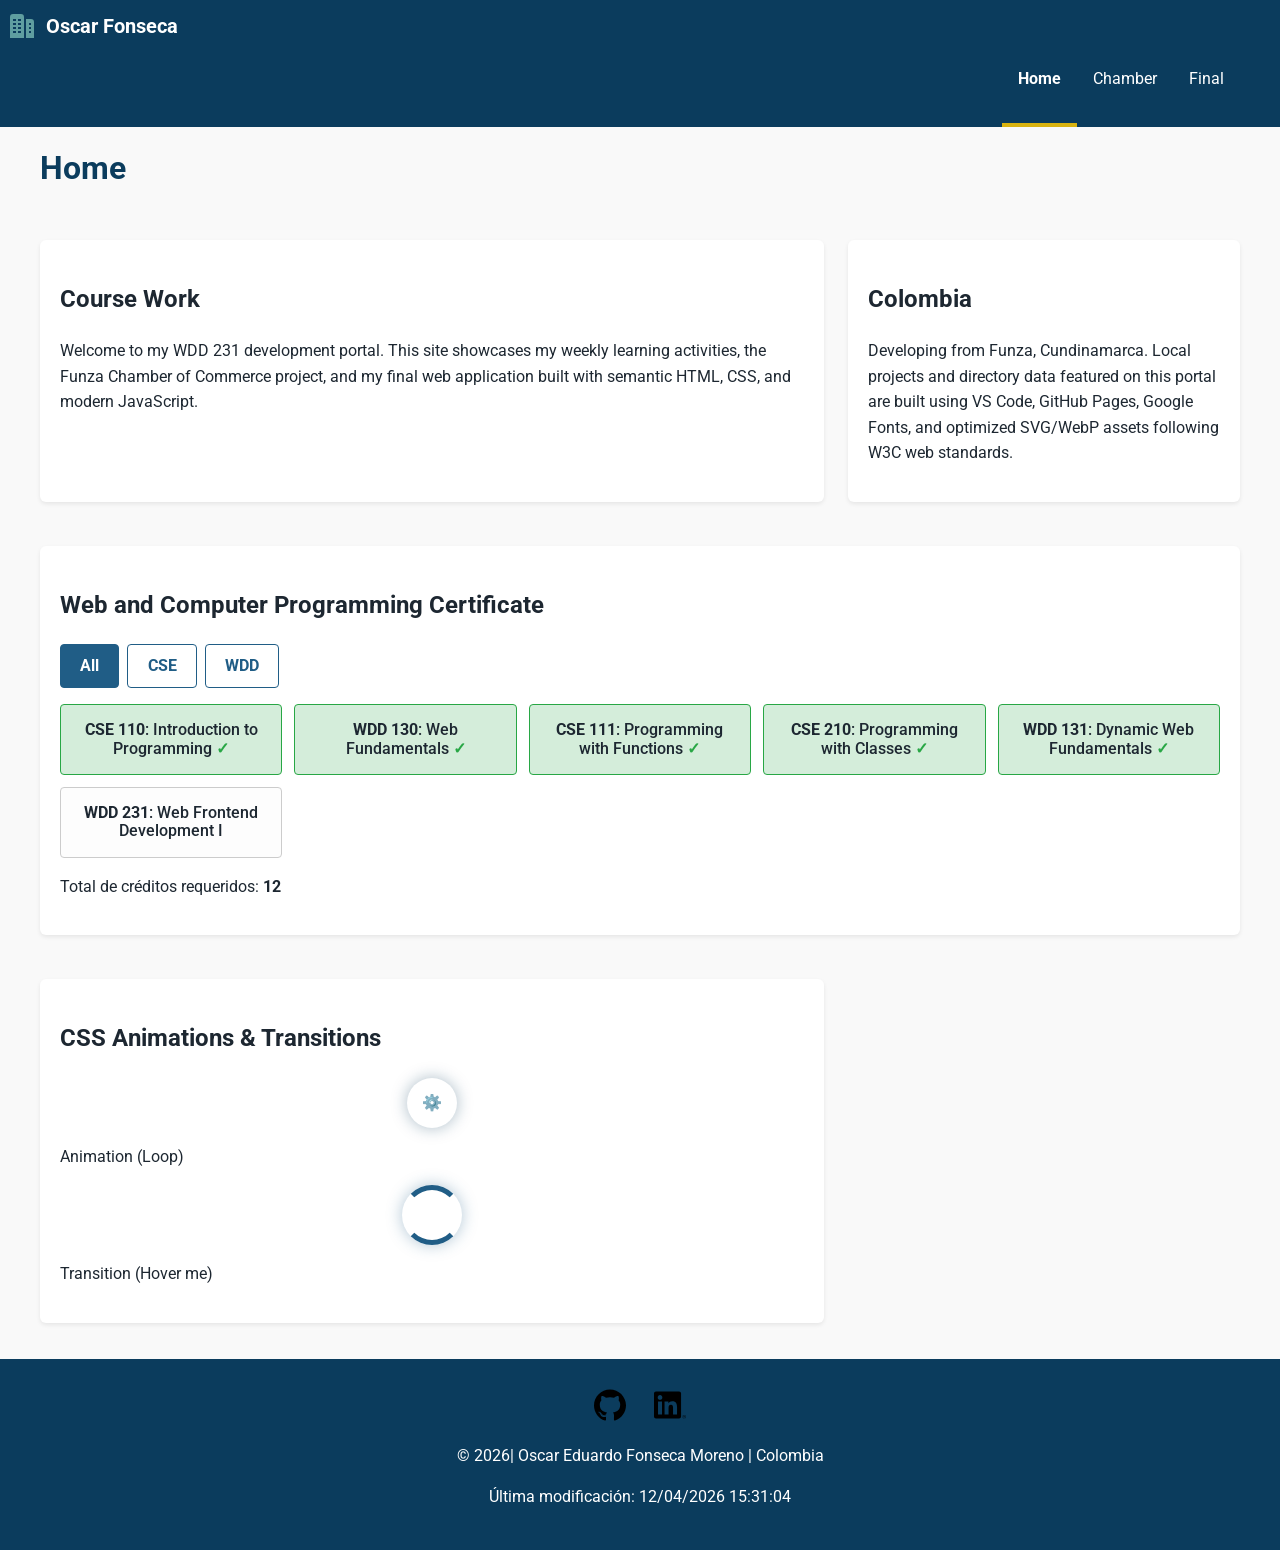
<file: index.html>
<!DOCTYPE html>
<html lang="en">
<head>
    <meta charset="UTF-8">
    <meta name="viewport" content="width=device-width, initial-scale=1.0">
    <title>WDD 231 - Prácticas de Aprendizaje</title>
    <meta name="description" content="Página de inicio del curso WDD 231: Web Frontend Development I, desarrollada por Oscar Fonseca">
    <meta name="author" content="Oscar Fonseca">
    <link rel="icon" href="favicon.ico">

    <!--- Google Fonts-->
    <link rel="preconnect" href="https://fonts.googleapis.com">
    <link rel="preconnect" href="https://fonts.gstatic.com" crossorigin>
    <link href="https://fonts.googleapis.com/css2?family=Roboto:wght@300;400;700&display=swap" rel="stylesheet">

    <!-- Styles -->
    <link rel="stylesheet" href="styles/normalize.css">
    <link rel="stylesheet" href="styles/small.css">
    <link rel="stylesheet" href="styles/larger.css">

    <!-- Scripts -->
    <script src="scripts/app.js" defer></script>
    <script src="scripts/course.js" defer></script>

    <!--- Meta etiquetas -->
    <meta property="og:title" content="WDD 231: Web Frontend Development I - Oscar Fonseca">
    <meta property="og:description" content="Course portal for WDD 231: Web Frontend Development I by Oscar Fonseca. Demonstrating responsive design, DOM manipulation, and dynamic API integrations.">
    <meta property="og:image" content="https://ofonsecam.github.io/wdd231/images/profile.jpg">
    <meta property="og:url" content="https://ofonsecam.github.io/wdd231/index.html">
    <meta property="og:type" content="website">


</head>
<body>
    <header>
        <img src="images/edificio.svg" alt="Site Logo" width="24" height="24">
        <span>Oscar Fonseca</span>
        <button id="nav-button" class="hamburger" aria-label="Alternar navegacion" aria-expanded="false"></button>
    </header>

    <nav id="nav-bar" class="navigation">
        <ul>
            <li class="current"><a href="#" aria-current="page">Home</a></li>
            <li><a href="chamber/index.html">Chamber</a></li>
            <li><a href="final/index.html">Final</a></li>
        </ul>
    </nav>

    <main>
        <h1>Home</h1>

        <!-- Section 1: Curs information -->
         <section class="card">
            <h2>Course Work</h2>
            <p>Welcome to my WDD 231 development portal. This site showcases my weekly learning activities, the Funza Chamber of Commerce project, and my final web application built with semantic HTML, CSS, and modern JavaScript.</p>
         </section>

        <!-- Section 2: Location  -->
        <section class="card">
            <h2>Colombia</h2>
            <p>Developing from Funza, Cundinamarca. Local projects and directory data featured on this portal are built using VS Code, GitHub Pages, Google Fonts, and optimized SVG/WebP assets following W3C web standards.</p>
        </section>

        <!-- Section 3: Certificade  -->
        <section class="card certificate-section">
            <h2>Web and Computer Programming Certificate</h2>

        <!-- Filter Interaction -->
        <div class="filter-buttons">
            <button id="all-courses" class="filter-btn active">All</button>
            <button id="cse-courses" class="filter-btn">CSE</button>
            <button id="wdd-courses" class="filter-btn">WDD</button>
        </div>

        <!-- JS  -->
        <div id="course-cards" class="course-grid"></div>

        <!-- Total of credits -->
        <p class="credit-total">Total de créditos requeridos: <strong id="total-credits">0</strong></p>
        </section>

        <section class="card">
            <h2>CSS Animations &amp; Transitions</h2>
            <div class="Loaders-container">
                <div>
                    <div class="loader" arial-label="Continuour loaading animation"></div>
                    <p>Animation (Loop)</p>
                </div>
                <div>
                    <div class="loader-t" aria-label="Hover transition loader"></div>
                    <p>Transition (Hover me)</p>
                </div>
            </div>
        </section>

        <dialog id="course-details"></dialog>

    </main>

    <footer>
        <div class="social-icons">
            <a href="https://github.com/ofonsecam" target="_blank" rel="noopener noreferrer">
                <img src="images/github.svg" alt="Perfil de Github" width="32" height="32">
            </a>
            <a href="https://www.linkedin.com/in/oscar-e-fonseca-m/" target="_blank" rel="noopener noreferrer">
                <img src="images/linkedin.svg" alt="Perfil de linkedin" width="32" height="32">
            </a>
        </div>

        <p>&copy; <span id="currentyear"></span>| Oscar Eduardo Fonseca Moreno | Colombia </p>
        <p id="lastModified"></p>
    </footer>

</body>
</html>
</file>
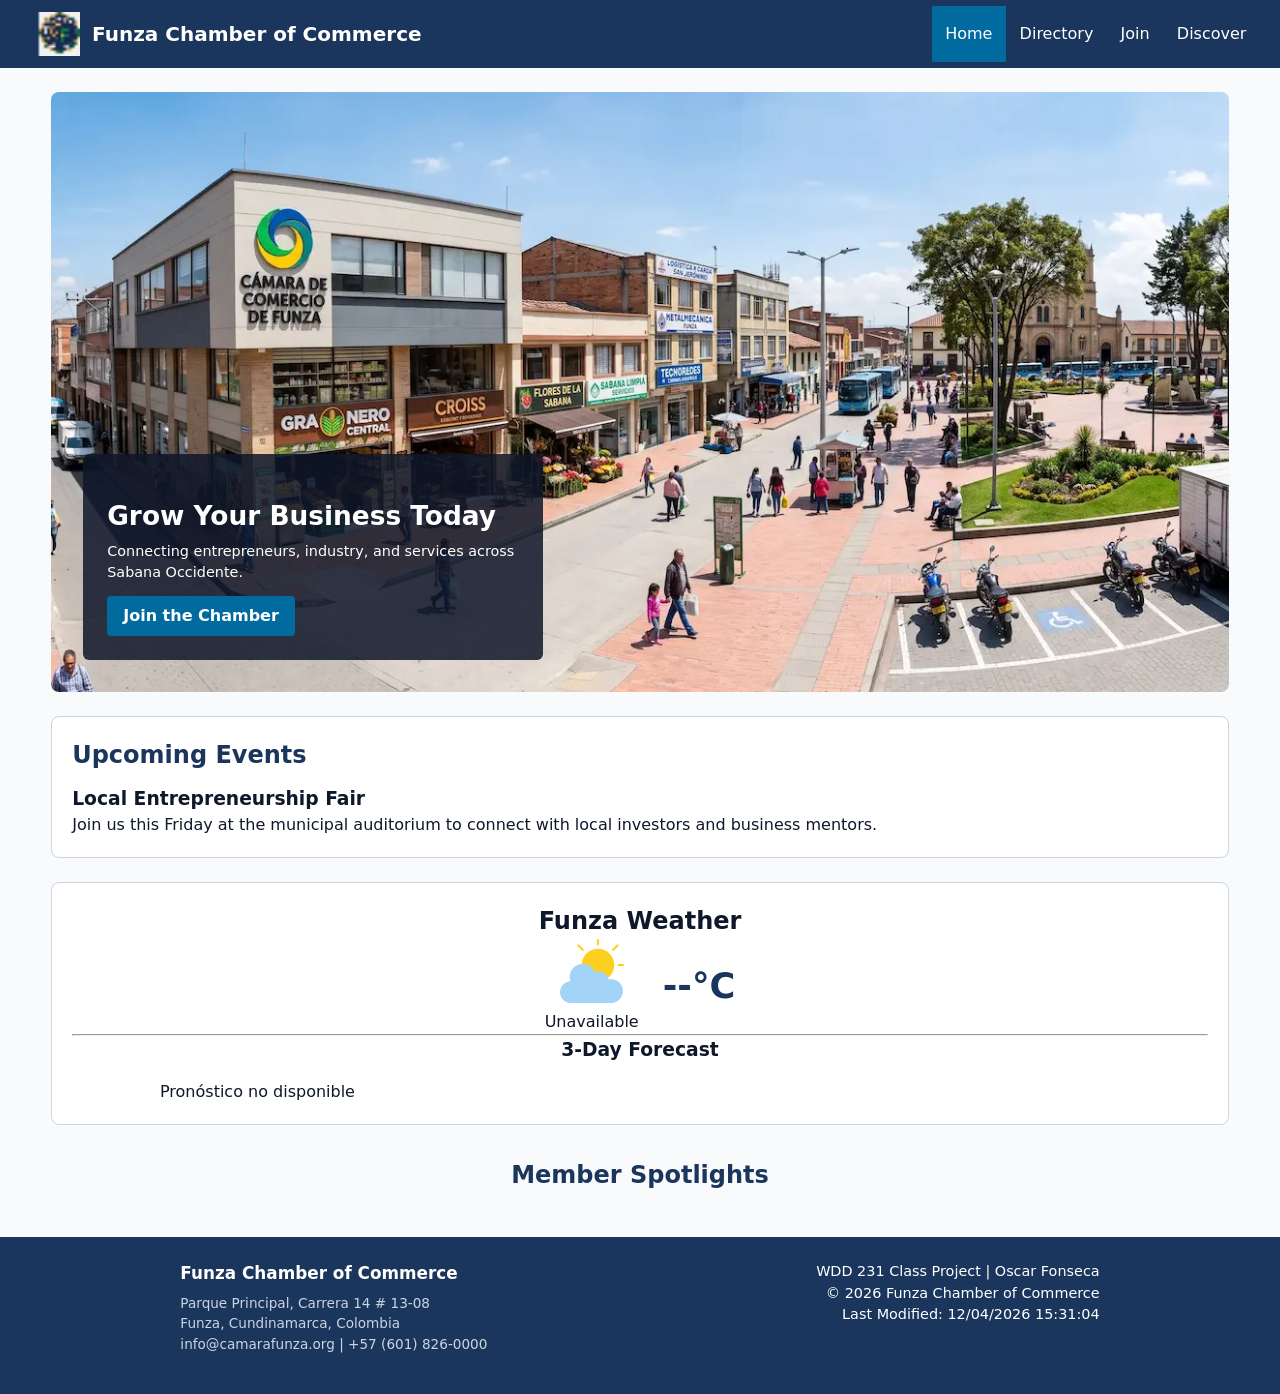
<file: chamber/index.html>
<!DOCTYPE html>
<html lang="en">
<head>
    <meta charset="UTF-8">
    <meta name="viewport" content="width=device-width, initial-scale=1.0">
    <title>Funza Chamber of Commerce | Home</title>
    <meta name="description" content="Welcome to the Funza Chamber of Commerce. Connecting local businesses, entrepreneurs, logistics, and industry across Sabana Occidente.">
    <meta name="author" content="Oscar Fonseca">

    <!-- favicon -->
    <link rel="icon" href="images/favicon.ico" type="image/x-icon">

    <!-- open graph --> 
    <meta property="og:title" content="Home | Funza Chamber of Commerce - Sabana Occidente">
    <meta property="og:description" content="Empowering local commerce and industry in Funza. Explore upcoming business events, membership benefits, and featured spotlight companies.">
    <meta property="og:image" content="https://ofonsecam.github.io/wdd231/chamber/images/hero-chamber.webp">
    <meta property="og:url" content="https://ofonsecam.github.io/wdd231/chamber">
    <meta property="og:type" content="website">

    <!-- Google Fonts -->
    <link rel="preconnect" href="https://fonts.googleapis.com">
    <link rel="preconnect" href="https://fonts.gstatic.com" crossorigin>
    <link href="https://fonts.googleapis.com/css2?family=Montserrat:wght@400;700&family=Open+Sans:wght@400;600&display=swap" rel="stylesheet">

    <!-- styles -->
    <link rel="stylesheet" href="styles/normalize.css">
    <link rel="stylesheet" href="styles/small.css">
    <link rel="stylesheet" href="styles/larger.css">
    
    <!-- script -->
     <script src="scripts/main.js" defer></script>
    <script src="scripts/weather.js" defer></script>
    <script src="scripts/spotlights.js" defer></script>

</head>
<body>
    <header>
        <div class="header-container">
            <div class="logo-box">
                <img src="images/favicon.ico" alt="Funza Chamber of Commerce Crest and Logo" width="44" height="44">
                <span class="site-title">Funza Chamber of Commerce</span>
            </div>
            <button id="hamburger-btn" aria-label="Open navigation menu">☰</button>
        </div>
        <nav id="primary-nav">
            <ul>
                <li><a href="index.html" class="active">Home</a></li>
                <li><a href="directory.html">Directory</a></li>
                <li><a href="join.html">Join</a></li>
                <li><a href="discover.html">Discover</a></li>
            </ul>
        </nav>
    </header>

    <main>
        <section class="hero">
            <picture>
            <img src="images/hero-chamber.webp" alt="Panoramic view of the local commercial district in Funza" width="1200" height="600" fetchpriority="high">
            </picture>
            <div class="cta-box">
            <h1>Grow Your Business Today</h1>
            <p>Connecting entrepreneurs, industry, and services across Sabana Occidente.</p>
            <a href="join.html" class="cta-button">Join the Chamber</a>
            </div>
        </section>

        <section class="events">
            <h2>Upcoming Events</h2>
            <article>
            <h3>Local Entrepreneurship Fair</h3>
            <p>Join us this Friday at the municipal auditorium to connect with local investors and business mentors.</p>
            </article>
        </section>

        <section class="weather-card">
            <h2>Funza Weather</h2>
            
            <div class="current-weather">
                <figure>
                <img id="weather-icon" src="images/weather-icon.png" alt="Current weather icon" width="64" height="64">
                <figcaption id="weather-desc">Loading Weather...</figcaption>
                </figure>
                <p class="temp-display"><span id="current-temp">--</span>°C</p>
            </div>

            <hr>

            <h3>3-Day Forecast</h3>
            <div id="forecast-cards" class="forecast-container">
            </div>
        </section>

        <section class="spotlights-section">
            <h2>Member Spotlights</h2>
            <div id="spotlight-container" class="spotlights-grid"></div>
        </section>

    </main>

    <footer>
        <div class="footer-info">
            <h3>Funza Chamber of Commerce</h3>
            <p>Parque Principal, Carrera 14 # 13-08</p>
            <p>Funza, Cundinamarca, Colombia</p>
            <p>info@camarafunza.org | +57 (601) 826-0000</p>
        </div>
        <div class="footer-dev">
            <p>WDD 231 Class Project | Oscar Fonseca</p>
            <p>&copy; <span id="current-year"></span> Funza Chamber of Commerce</p>
            <p>Last Modified: <span id="last-modified"></span></p>
        </div>
    </footer>
</body>
</html>
</file>
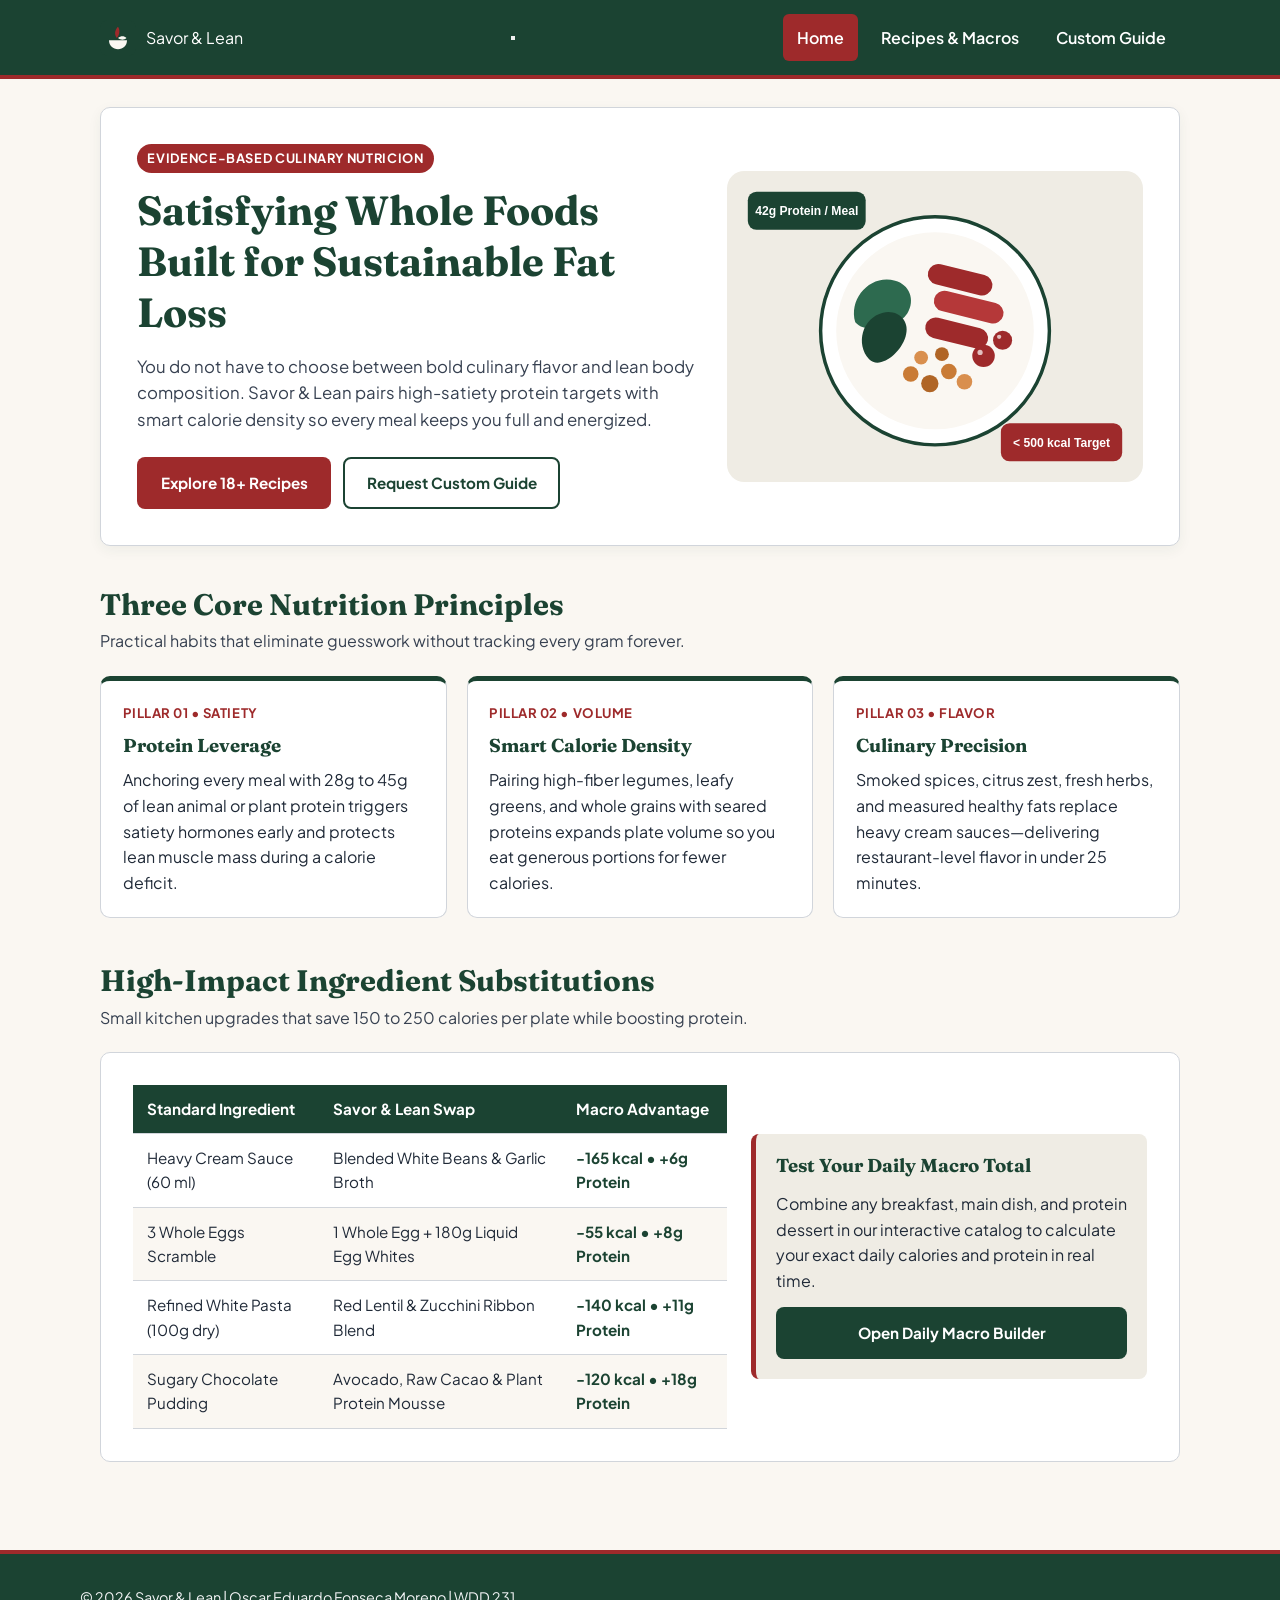
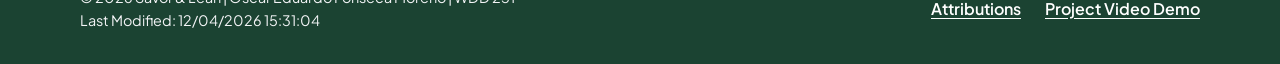
<file: final/index.html>
<!DOCTYPE html>
<html lang="en">
<head>
    <meta charset="UTF-8">
    <meta name="viewport" content="width=device-width, initial-scale=1.0">
    <title>Savor &amp; Lean | High-Protein Whole Food &amp; Smart Fat Loss Hub</title>
    <meta name="description" content="Discover sustainable fat loss through high-protein whole foods, calorie density strategies, and flavor-forward meals without restrictive dieting.">
    <meta name="author" content="Oscar Fonseca">
    
    <!-- Open Graph Social Metadata -->
    <meta property="og:title" content="Savor &amp; Lean | High-Protein Whole Food &amp; Smart Fat Loss Hub">
    <meta property="og:description" content="Practical calorie density principles, smart ingredient swaps, and an interactive high-protein recipe catalog.">
    <meta property="og:type" content="website">
    <meta property="og:url" content="https://ofonsecam.github.io/wdd231/final/index.html">
    <meta property="og:image" content="https://ofonsecam.github.io/wdd231/final/images/hero-bowl.svg">

    <link rel="icon" href="images/favicon.svg" type="image/svg+xml">
    <link rel="preconnect" href="https://fonts.googleapis.com">
    <link rel="preconnect" href="https://fonts.gstatic.com" crossorigin>
    <link href="https://fonts.googleapis.com/css2?family=Fraunces:opsz,wght@9..144,600;9..144,700&family=Plus+Jakarta+Sans:wght@400;600;700&display=swap" rel="stylesheet">

    <link rel="stylesheet" href="styles/base.css">
    <link rel="stylesheet" href="styles/home.css">
    <script type="module" src="scripts/main.js"></script>
</head>
<body>
    <a href="#main-content" class="skip-link">Skip to main content</a>

    <header class="site-header">
        <div class="header-inner">
            <a href="index.html" class="brand">
                <img src="images/favicon.svg" alt="Savor and Lean Logo" width="36" height="36">
                <span class="brand-tittle">Savor &amp; Lean</span>
            </a>

            <button id="nav-button" class="hamburguer" type="button"
            aria-label="Toggle navigation menu" aria-expanded="false"></button>

            <nav id="nav-bar" class="navigation" aria-label="Primary Navigation">
                <ul>
                <li class="current"><a href="index.html" aria-current="page">Home</a></li>
                <li><a href="recipes.html">Recipes &amp; Macros</a></li>
                <li><a href="custom-plan.html">Custom Guide</a></li>
                </ul>
            </nav>
        </div>
    </header>

    <main id="main-content">
        <section class="hero" aria-labelledby="hero-heading">
            <div class="hero-copy">
                <span class="eyebrow">Evidence-Based Culinary Nutricion</span>
                <h1 id="hero-heading">Satisfying Whole Foods Built for Sustainable Fat Loss</h1>
                <p>You do not have to choose between bold culinary flavor and lean body composition. Savor &amp; Lean pairs high-satiety protein targets with smart calorie density so every meal keeps you full and energized.</p>
                    <div class="hero-actions">
                        <a href="recipes.html" class="btn btn-accent">Explore 18+ Recipes</a>
                        <a href="custom-plan.html" class="btn btn-outline">Request Custom Guide</a>
                    </div>
            </div>
            <div class="hero-visual">
                <img src="images/hero-bowl.svg" alt="Illustration of a balanced high-protein bowl with greens, legumes, and lean protein" width="480" height="360">
            </div>
        </section>

        <section class="section-block" aria-labelledby="pillars-heading">
            <div class="section-header">
                <h2 id="pillars-heading">Three Core Nutrition Principles</h2>
                <p>Practical habits that eliminate guesswork without tracking every gram forever.</p>
            </div>

            <div class="pillars-grid">
                <article class="pillar-card">
                    <span class="pillar-tag">Pillar 01 &bull; Satiety</span>
                    <h3>Protein Leverage</h3>
                    <p>Anchoring every meal with 28g to 45g of lean animal or plant protein triggers satiety hormones early and protects lean muscle mass during a calorie deficit.</p>
                </article>

                <article class="pillar-card">
                    <span class="pillar-tag">Pillar 02 &bull; Volume</span>
                    <h3>Smart Calorie Density</h3>
                    <p>Pairing high-fiber legumes, leafy greens, and whole grains with seared proteins expands plate volume so you eat generous portions for fewer calories.</p>
                </article>

                <article class="pillar-card">
                    <span class="pillar-tag">Pillar 03 &bull; Flavor</span>
                    <h3>Culinary Precision</h3>
                    <p>Smoked spices, citrus zest, fresh herbs, and measured healthy fats replace heavy cream sauces—delivering restaurant-level flavor in under 25 minutes.</p>
                </article>
            </div>
        </section>

        <section class="section-block" aria-labelledby="swaps-heading">
            <div class="section-header">
                <h2 id="swaps-heading">High-Impact Ingredient Substitutions</h2>
                <p>Small kitchen upgrades that save 150 to 250 calories per plate while boosting protein.</p>
            </div>
            
            <div class="swaps-layout">
                <div class="table-wrapper">
                    <table class="swaps-table">
                        <thead>
                            <tr>
                                <th scope="col">Standard Ingredient</th>
                                <th scope="col">Savor &amp; Lean Swap</th>
                                <th scope="col">Macro Advantage</th>
                            </tr>
                        </thead>
                        <tbody>
                            <tr>
                                <td>Heavy Cream Sauce (60 ml)</td>
                                <td>Blended White Beans &amp; Garlic Broth</td>
                                <td class="macro-gain">-165 kcal &bull; +6g Protein</td>
                            </tr>
                            <tr>
                                <td>3 Whole Eggs Scramble</td>
                                <td>1 Whole Egg + 180g Liquid Egg Whites</td>
                                <td class="macro-gain">-55 kcal &bull; +8g Protein</td>
                            </tr>
                            <tr>
                                <td>Refined White Pasta (100g dry)</td>
                                <td>Red Lentil &amp; Zucchini Ribbon Blend</td>
                                <td class="macro-gain">-140 kcal &bull; +11g Protein</td>
                            </tr>
                            <tr>
                                <td>Sugary Chocolate Pudding</td>
                                <td>Avocado, Raw Cacao &amp; Plant Protein Mousse</td>
                                <td class="macro-gain">-120 kcal &bull; +18g Protein</td>
                            </tr>
                        </tbody>
                    </table>
                </div>

                <aside class="cta-banner">
                    <h3>Test Your Daily Macro Total</h3>
                    <p>Combine any breakfast, main dish, and protein dessert in our interactive catalog to calculate your exact daily calories and protein in real time.</p>
                    <a href="recipes.html" class="btn btn-primary">Open Daily Macro Builder</a>
                </aside>
            </div>
        
    </main>

    <footer class="site-footer">
        <div class="footer-inner">
            <div class="footer-meta">
                <p>&copy; <span id="currentyear"></span> Savor &amp; Lean | Oscar Eduardo Fonseca Moreno | WDD 231</p>
                <p id="lastModified"></p>
            </div>
            <div class="footer-links">
                <a href="attributions.html">Attributions</a>
                <a href="https://www.youtube.com" target="_blank" rel="noopener noreferrer" id="video-demo-link">Project Video Demo</a>
            </div>
        </div>
    </footer>
</body>
</html>
</file>
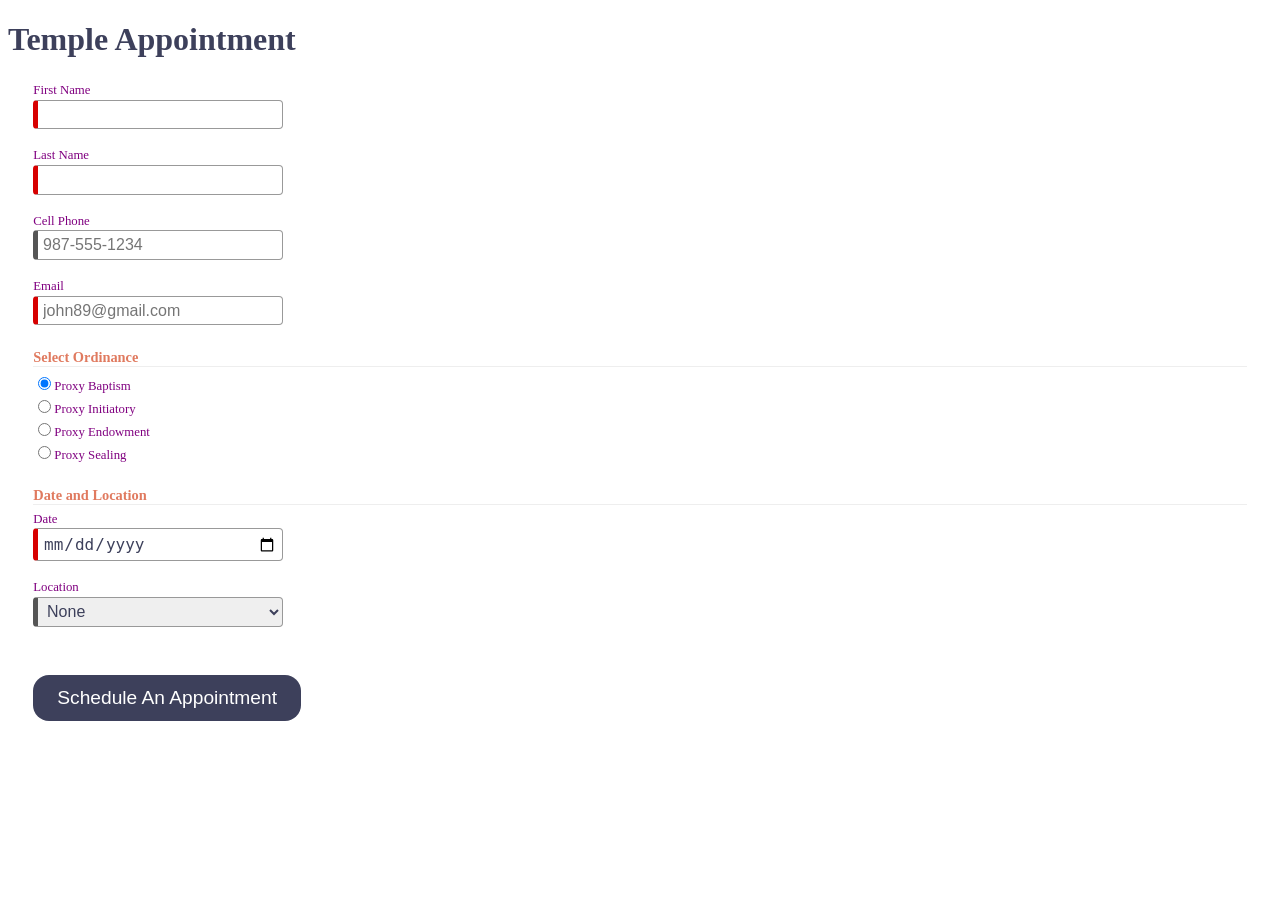
<file: all_w4/startHere/index.html>
<!DOCTYPE html>
<html lang="en">

<head>
  <meta charset="UTF-8">
  <meta name="viewport" content="width=device-width, initial-scale=1.0">
  <meta name="description" content="Web Lab Start File">
  <meta name="author" content="Paul Cheney">

  <link rel="stylesheet" href="styles/small.css">
  <link rel="stylesheet" href="styles/large.css">

  <title>Web Lab Start File</title>
</head>

<body>

  <main>
    <h1>Temple Appointment</h1>

    <form method="GET" action="thanks.html" class="designOne">
      <label>First Name<input type="text" name="first" required autocomplete="given-name" title="Your First Name"></label>
        <label>Last Name<input type="text" name="last" required autocomplete="family-name" title="Your Last Name"></label>
        <label>Cell Phone<input type="tel" name="phone"  autocomplete="tel" title="A Phone Number with dashes" placeholder="987-555-1234" ></label>
        <label>Email<input type="email" name="email" required placeholder="john89@gmail.com"  title="Your Email" autocomplete="email"></label>
  

        <h3>Select Ordinance</h3>
        <label><input type="radio" name="ordinance" value="Baptism" checked>Proxy Baptism</label>
        <label><input type="radio" name="ordinance" value="Initiatory">Proxy Initiatory</label>
        <label><input type="radio" name="ordinance" value="Endowment">Proxy Endowment</label>
        <label><input type="radio" name="ordinance" value="Sealing">Proxy Sealing</label>

        
        <h3>Date and Location</h3>
        <label>Date<input type="date" name="date" required></label>

        <label>Location
          <select name="location" required>
            <option value="">None</option>
            <option value="Payson">Payson</option>
            <option value="Orem">Orem</option>
            <option value="Provo City Center">Provo City Center</option>
          </select>
        </label>

        <input type="submit" value="Schedule An Appointment">
    </form>

    
  </main>

</body>
</html>
</file>
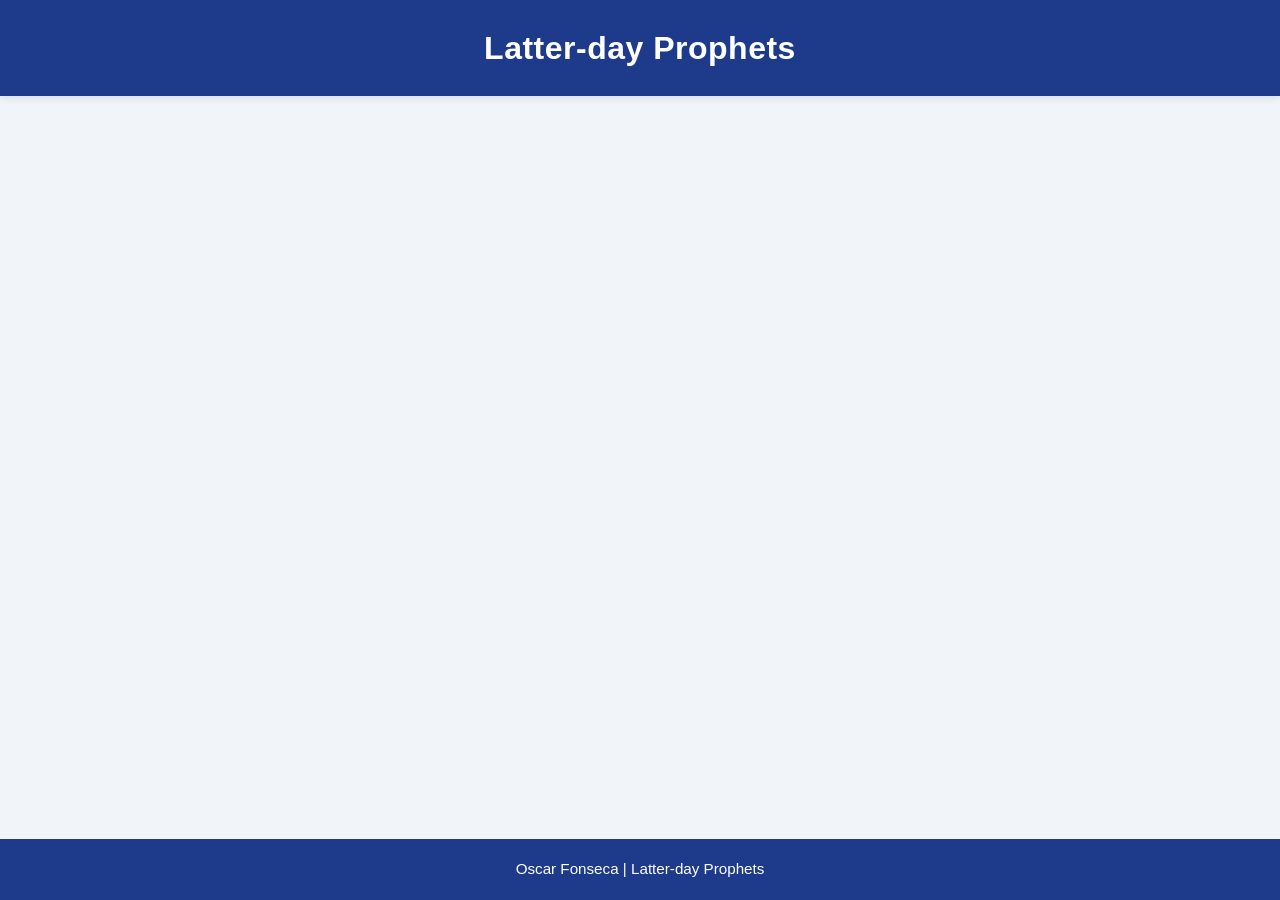
<file: prophets.html>
<!DOCTYPE html>
<html lang="en">
<head>
    <meta charset="UTF-8">
    <meta name="viewport" content="width=device-width, initial-scale=1.0">
    <title>Latter Day Prophets | WDD 231</title>
    <meta name="description" content="Dynamic Latter-day Prophets card directory consuming JSON data for WDD 231.">
    <meta name="author" content="Oscar Fonseca">

    <!--links-->
    <link rel="stylesheet" href="styles/prophets.css">
    <script src="scripts/prophets.js" defer></script>

</head>
<body>
    <header>
    <h1>Latter-day Prophets</h1>
  </header>

  <main>
    <div id="cards"></div>
  </main>

  <footer>
    Oscar Fonseca | Latter-day Prophets
  </footer>
</body>
</html>
</file>
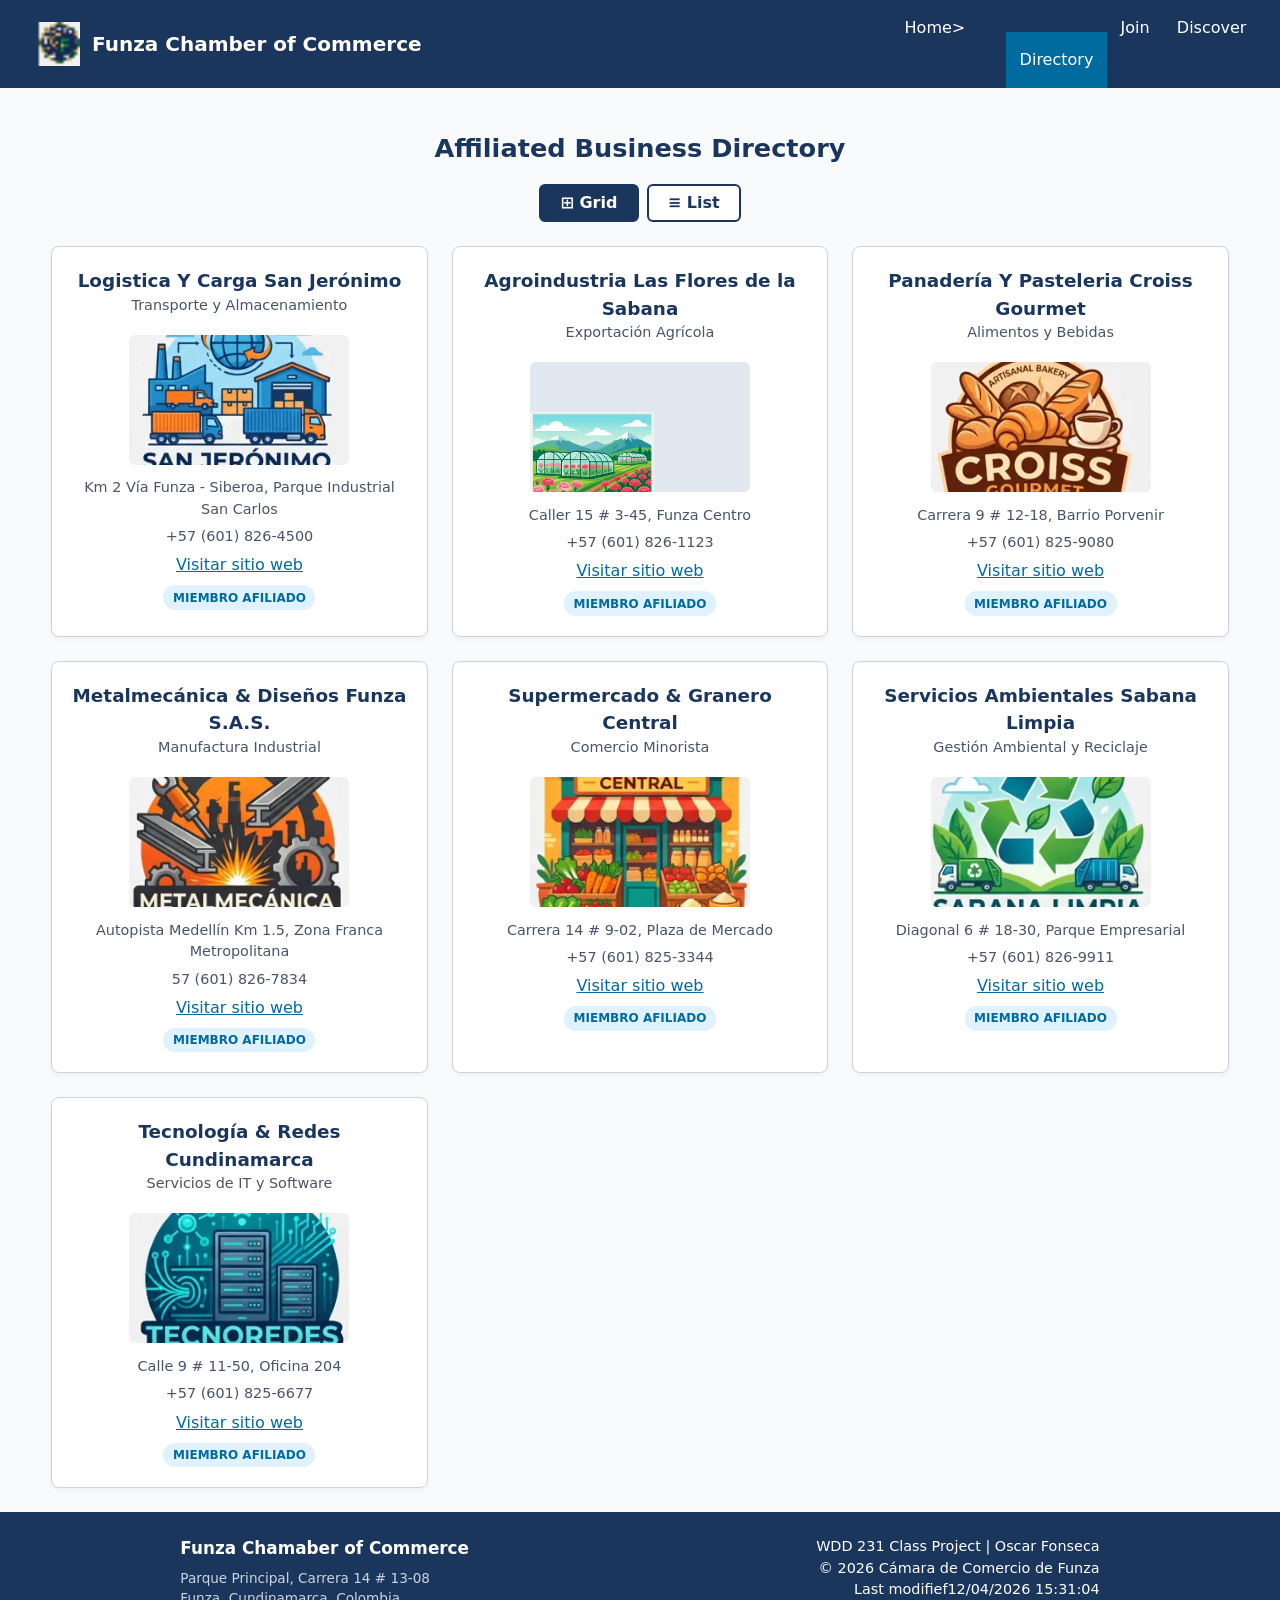
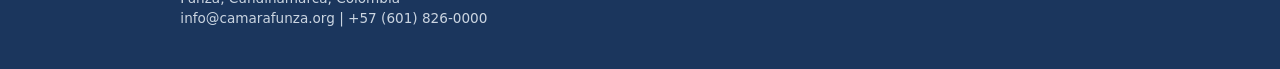
<file: chamber/directory.html>
<!DOCTYPE html>
<html lang="en">
<head>
    <meta charset="UTF-8">
    <meta name="viewport" content="width=device-width, initial-scale=1.0">
    <title>Funza Chamber of Commerce | Directory</title>
    <meta name="description" content="Official business directory of the Funza Chamber of Commerce. Explore local companies, commerce, logistics, and services in Sabana Occidente.">
    <meta name="author" content="Oscar Fonseca">

    <!-- favicon -->
    <link rel="icon" href="images/favicon.ico" type="image/x-icon">

    <!-- open graph --> 
    <meta property="og:title" content="Business Directory | Funza Chamber of Commerce">
    <meta property="og:description" content="Discover verified commercial, industrial, and logistics members affiliated with the Funza Chamber of Commerce in Cundinamarca.">
    <meta property="og:image" content="https://ofonsecam.github.io/wdd231/chamber/images/favicon.ico">
    <meta property="og:url" content="https://ofonsecam.github.io/wdd231/chamber/directory.html">
    <meta property="og:type" content="website">

    <!-- Google Fonts -->
    <link rel="preconnect" href="https://fonts.googleapis.com">
    <link rel="preconnect" href="https://fonts.gstatic.com" crossorigin>
    <link href="https://fonts.googleapis.com/css2?family=Montserrat:wght@400;700&family=Open+Sans:wght@400;600&display=swap" rel="stylesheet">

    <!-- styles -->
    <link rel="stylesheet" href="styles/normalize.css">
    <link rel="stylesheet" href="styles/small.css">
    <link rel="stylesheet" href="styles/larger.css">
    
    <!-- script -->
    <script src="scripts/directory.js" defer></script>

</head>
<body>
    <header>
        <div class="header-container">
            <div class="logo-box">
                <img src="images/favicon.ico" alt="Funza Chamber of Commerce Crest and Logo" width="44" height="44">
                <span class="site-title">Funza Chamber of Commerce</span>
            </div>
            <button id="hamburger-btn" aria-label="Open navigaton menu">☰</button>
        </div>
        <nav id="primary-nav">
            <ul>
                <li><a href="index.html">Home></li>
                <li><a href="directory.html" class="active">Directory</a></li>
                <li><a href="join.html">Join</a></li>
                <li><a href="discover.html">Discover</a></li>
            </ul>
        </nav>
    </header>

    <main>
        <div class="directory-header">
            <h1>Affiliated Business Directory</h1>
            <div class="view-controls">
                <button id="grid-view-btn" class="active" aria-label="Grid view">⊞ Grid</button>
                <button id="list-view-btn" aria-label="List view">≡ List</button>
            </div>
        </div>

        <div id="members-container" class="grid"></div>
    </main>

    <footer>
        <div class="footer-info">
            <h3>Funza Chamaber of Commerce</h3>
            <p>Parque Principal, Carrera 14 # 13-08</p>
            <p>Funza, Cundinamarca, Colombia</p>
            <p>info@camarafunza.org | +57 (601) 826-0000</p>
        </div>
        <div class="footer-dev">
            <p>WDD 231 Class Project | Oscar Fonseca</p>
            <p>&copy; <span id="current-year"></span> Cámara de Comercio de Funza</p>
            <p>Last modifief<span id="last-modified"></span></p>
        </div>
    </footer>
</body>
</html>
</file>
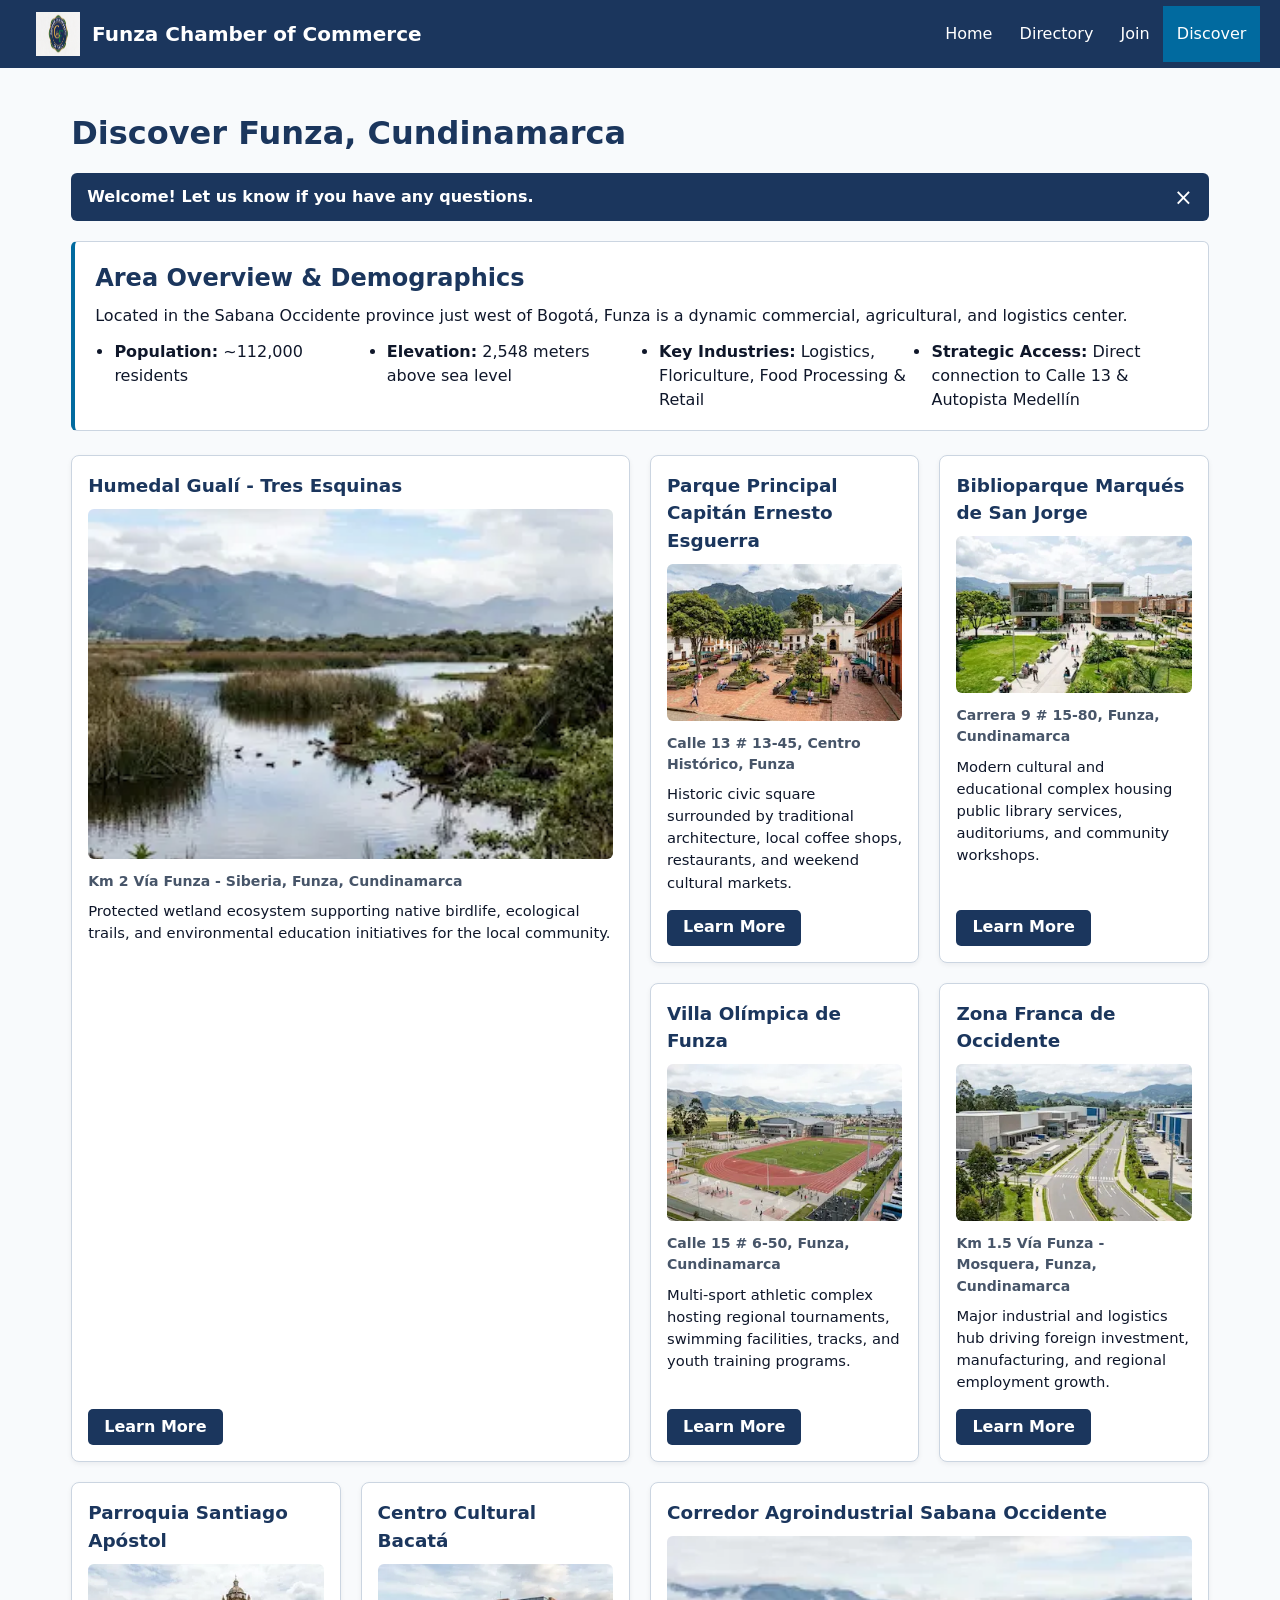
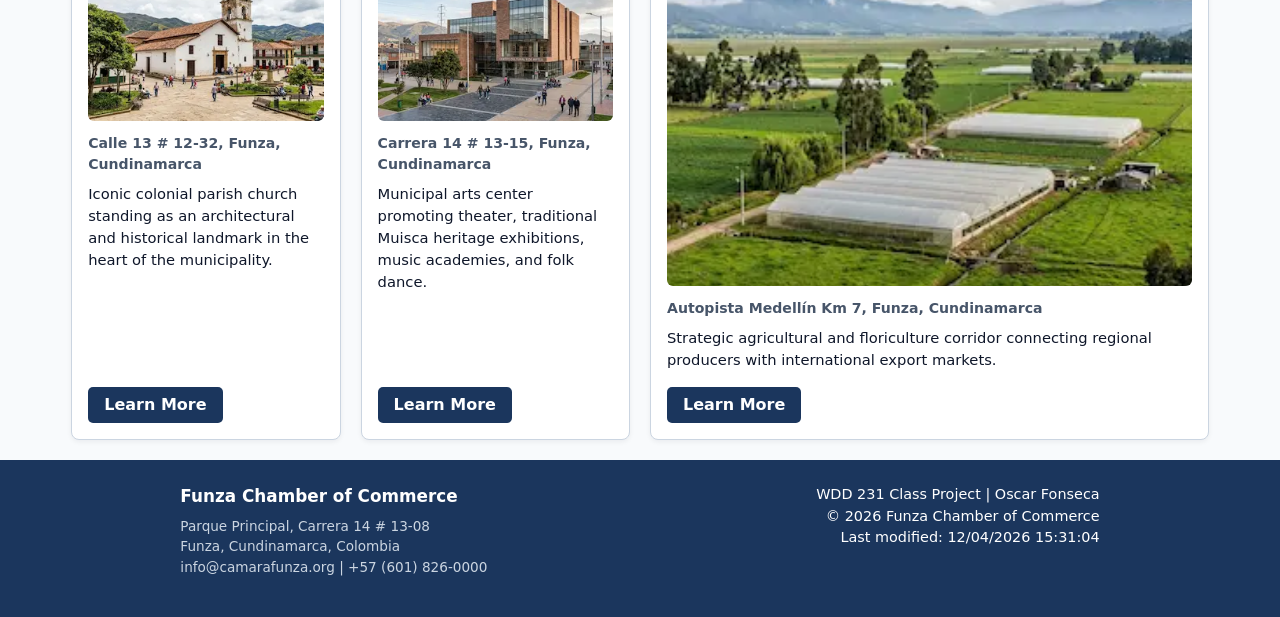
<file: chamber/discover.html>
<!DOCTYPE html>
<html lang="en">
<head>
    <meta charset="UTF-8">
    <meta name="viewport" content="width=device-width, initial-scale=1.0">
    <title>Funza Chamber of Commerce | Discover Funza</title>
    <meta name="description" content="Discover Funza: demographics, economic highlights, and local points of interest promoted by the Funza Chamber of Commerce.">
    <meta name="author" content="Oscar Fonseca">

    <!-- favicon -->
    <link rel="icon" href="images/favicon.ico" type="image/x-icon">

    <!-- open graph --> 
    <meta property="og:title" content="Discover | Funza Chamber of Commerce - Sabana Occidente">
    <meta property="og:description" content="Discover Funza: demographics, economic highlights, and local points of interest promoted by the Funza Chamber of Commerce.">
    <meta property="og:image" content="https://ofonsecam.github.io/wdd231/chamber/images/logo-chamber.webp">
    <meta property="og:url" content="https://ofonsecam.github.io/wdd231/chamber/discover.html">
    <meta property="og:type" content="website">

    <!-- Google Fonts -->
    <link rel="preconnect" href="https://fonts.googleapis.com">
    <link rel="preconnect" href="https://fonts.gstatic.com" crossorigin>
    <link href="https://fonts.googleapis.com/css2?family=Montserrat:wght@400;700&family=Open+Sans:wght@400;600&display=swap" rel="stylesheet">

    <!-- styles -->
    <link rel="stylesheet" href="styles/normalize.css">
    <link rel="stylesheet" href="styles/small.css">
    <link rel="stylesheet" href="styles/larger.css">
    <link rel="stylesheet" href="styles/discover.css">
    
    <!-- scripts -->
    <script src="scripts/main.js" defer></script>
    <script type="module" src="scripts/discover.js"></script>
</head>
<body>
    <header>
        <div class="header-container">
            <div class="logo-box">
                <img src="images/logo-chamber.webp" alt="Funza Chamber of Commerce Crest and Logo" width="44" height="44">
                <span class="site-title">Funza Chamber of Commerce</span>
            </div>
            <button id="hamburger-btn" aria-label="Open navigation menu">&#9776;</button>
        </div>
        <nav id="primary-nav">
            <ul>
                <li><a href="index.html">Home</a></li>
                <li><a href="directory.html">Directory</a></li>
                <li><a href="join.html">Join</a></li>
                <li><a href="discover.html" class="active" aria-current="page">Discover</a></li>
            </ul>
        </nav>
    </header>

    <main class="discover-main">
        <h1>Discover Funza, Cundinamarca</h1>

        <aside class="visit-banner" aria-live="polite">
            <p id="visit-message"></p>
            <button type="button" id="close-banner" aria-label="Close welcome message">&times;</button>
        </aside>

        <section class="demographics-panel" aria-labelledby="demo-heading">
            <h2 id="demo-heading">Area Overview &amp; Demographics</h2>
            <p>Located in the Sabana Occidente province just west of Bogotá, Funza is a dynamic commercial, agricultural, and logistics center.</p>
            <ul class="stats-list">
                <li><strong>Population:</strong> ~112,000 residents</li>
                <li><strong>Elevation:</strong> 2,548 meters above sea level</li>
                <li><strong>Key Industries:</strong> Logistics, Floriculture, Food Processing &amp; Retail</li>
                <li><strong>Strategic Access:</strong> Direct connection to Calle 13 &amp; Autopista Medellín</li>
            </ul>
        </section>

        <section aria-labelledby="places-heading">
            <h2 id="places-heading" class="visually-hidden">Points of Interest</h2>
            <div id="discover-grid" class="discover-grid"></div>
        </section>

        <dialog id="place-modal" class="place-modal">
            <div class="modal-content">
                <button type="button" id="close-modal" aria-label="Close modal">&times;</button>
                <h3 id="modal-title"></h3>
                <p id="modal-address"></p>
                <p id="modal-description"></p>
            </div>
        </dialog>
    </main>

    <footer>
        <div class="footer-info">
            <h3>Funza Chamber of Commerce</h3>
            <p>Parque Principal, Carrera 14 # 13-08</p>
            <p>Funza, Cundinamarca, Colombia</p>
            <p>info@camarafunza.org | +57 (601) 826-0000</p>
        </div>
        <div class="footer-dev">
            <p>WDD 231 Class Project | Oscar Fonseca</p>
            <p>&copy; <span id="current-year"></span> Funza Chamber of Commerce</p>
            <p>Last modified: <span id="last-modified"></span></p>
        </div>
    </footer>
</body>
</html>
</file>
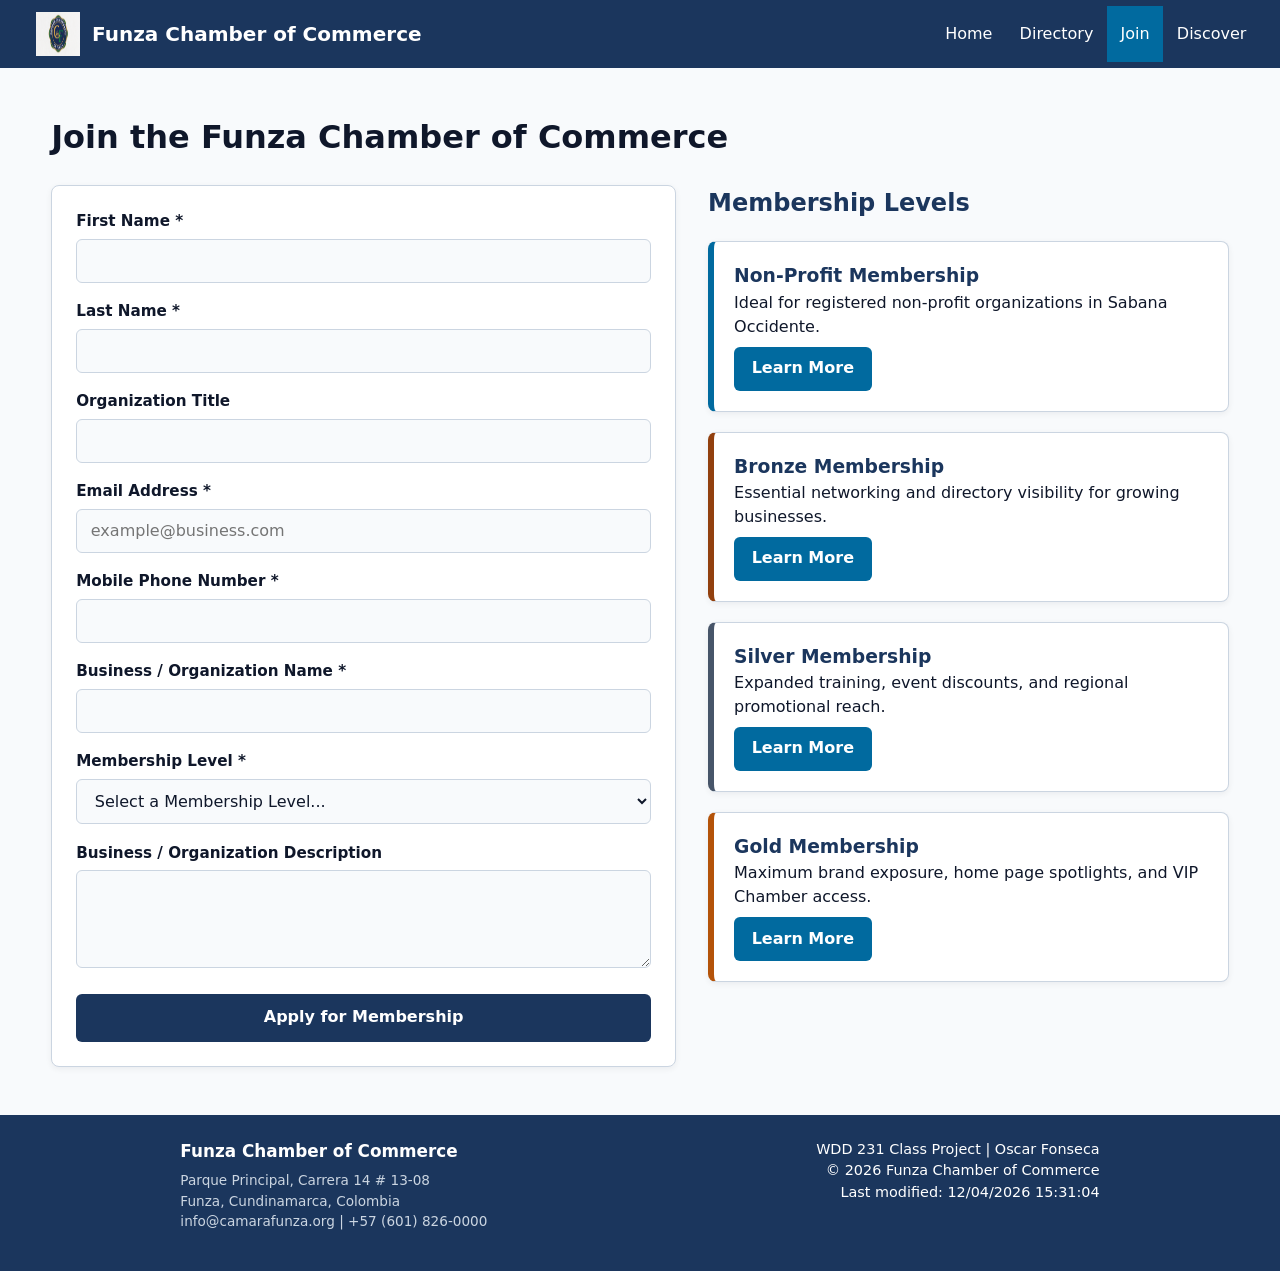
<file: chamber/join.html>
<!DOCTYPE html>
<html lang="en">
<head>
    <meta charset="UTF-8">
    <meta name="viewport" content="width=device-width, initial-scale=1.0">
    <title>Funza Chamber of Commerce | Join</title>
    <meta name="description" content="Welcome to the Funza Chamber of Commerce. Connecting local businesses, entrepreneurs, logistics, and industry across Sabana Occidente.">
    <meta name="author" content="Oscar Fonseca">

    <!-- favicon -->
    <link rel="icon" href="images/favicon.ico" type="image/x-icon">

    <!-- open graph --> 
    <meta property="og:title" content="Join | Funza Chamber of Commerce - Sabana Occidente">
    <meta property="og:description" content="Apply for membership at the Funza Chamber of Commerce. Choose from Non-Profit, Bronze, Silver, or Gold tiers to grow your business.">
    <meta property="og:image" content="https://ofonsecam.github.io/wdd231/chamber/images/logo-chamber.webp">
    <meta property="og:url" content="https://ofonsecam.github.io/wdd231/chamber/join.html">
    <meta property="og:type" content="website">

    <!-- Google Fonts -->
    <link rel="preconnect" href="https://fonts.googleapis.com">
    <link rel="preconnect" href="https://fonts.gstatic.com" crossorigin>
    <link href="https://fonts.googleapis.com/css2?family=Montserrat:wght@400;700&family=Open+Sans:wght@400;600&display=swap" rel="stylesheet">

    <!-- styles -->
    <link rel="stylesheet" href="styles/normalize.css">
    <link rel="stylesheet" href="styles/small.css">
    <link rel="stylesheet" href="styles/larger.css">
    
    <!-- script -->
    <script src="scripts/main.js" defer></script>
    <script src="scripts/join.js" defer></script>

</head>
<body>
    <header>
        <div class="header-container">
            <div class="logo-box">
                <img src="images/logo-chamber.webp" alt="Funza Chamber of Commerce Crest and Logo" width="44" height="44">
                <span class="site-title">Funza Chamber of Commerce</span>
            </div>
            <button id="hamburger-btn" aria-label="Open navigation menu">☰</button>
        </div>
        <nav id="primary-nav">
            <ul>
                <li><a href="index.html">Home</a></li>
                <li><a href="directory.html">Directory</a></li>
                <li><a href="join.html" class="active" aria-current="page">Join</a></li>
                <li><a href="discover.html">Discover</a></li>
            </ul>
        </nav>
    </header>

    <main>
        <h1>Join the Funza Chamber of Commerce</h1>
        
        <div class="join-layout">
            <form method="get" action="thankyou.html" class="join-form">
                <label title="Enter your first name">
                    First Name *
                    <input type="text" name="first-name" required autocomplete="given-name" title="Applicant's first name">
                </label>

                <label title="Enter your last name">
                    Last Name *
                    <input type="text" name="last-name" required autocomplete="family-name" title="Applicant's last name">
                </label>

                <label title="Enter your title within your organization">
                    Organization Title
                    <input type="text" name="org-title" autocomplete="organization-title" pattern="[A-Za-z -]{7,}" title="Minimum 7 characters: letters, spaces, and hyphens only">
                </label>

                <label title="Enter a valid email address">
                    Email Address *
                    <input type="email" name="email" required autocomplete="email" placeholder="example@business.com" title="Applicant's email address">
                </label>

                <label title="Enter your mobile phone number">
                    Mobile Phone Number *
                    <input type="tel" name="phone" required autocomplete="tel" title="Applicant's mobile phone number">
                </label>

                <label title="Enter your business or organization name">
                    Business / Organization Name *
                    <input type="text" name="organization" required autocomplete="organization" title="Business or organization name">
                </label>

                <label title="Select a membership tier">
                    Membership Level *
                    <select name="membership" required title="Select your desired membership level" autocomplete="off">
                        <option value="" disabled selected>Select a Membership Level...</option> 
                        <option value="np">NP Membership (Non-Profit - No fee)</option> 
                        <option value="bronze">Bronze Membership</option> 
                        <option value="silver">Silver Membership</option> 
                        <option value="gold">Gold Membership</option> 
                    </select>
                </label>

                <label title="Describe your business or organization">
                    Business / Organization Description 
                    <textarea name="description" rows="4" title="Brief description of your business or organization" autocomplete="off"></textarea>
                </label>

                <input type="hidden" name="timestamp" id="timestamp">
                <input type="submit" value="Apply for Membership" class="submit-btn">
            </form>

            <section class="membership-card" aria-label="Membership Levels">
                <h2>Membership Levels</h2>

                <div class="tier-card card-np">
                    <h3>Non-Profit Membership</h3>
                    <p>Ideal for registered non-profit organizations in Sabana Occidente.</p>
                    <button type="button" class="open-modal-btn" data-modal="modal-np">Learn More</button>
                </div>

                <div class="tier-card card-bronze">
                    <h3>Bronze Membership</h3>
                    <p>Essential networking and directory visibility for growing businesses.</p>
                    <button type="button" class="open-modal-btn" data-modal="modal-bronze">Learn More</button>
                </div>

                <div class="tier-card card-silver">
                    <h3>Silver Membership</h3>
                    <p>Expanded training, event discounts, and regional promotional reach.</p>
                    <button type="button" class="open-modal-btn" data-modal="modal-silver">Learn More</button>
                </div>
                
                <div class="tier-card card-gold">
                    <h3>Gold Membership</h3>
                    <p>Maximum brand exposure, home page spotlights, and VIP Chamber access.</p>
                    <button type="button" class="open-modal-btn" data-modal="modal-gold">Learn More</button>
                </div>
            </section>
        </div>

        <dialog id="modal-np" class="tier-modal">
            <button type="button" class="close-modal" aria-label="Close non-profit details">❌</button>
            <h3>Non-Profit Membership Benefits</h3>
            <p><strong>Annual Fee: </strong>Free ($0 COP)</p>
            <ul>
                <li>Standard listing in the Funza Chamber online directory.</li>
                <li>Access to monthly community networking breakfast.</li>
                <li>Eligibility to post community events on the local board.</li>
            </ul>
        </dialog>

        <dialog id="modal-bronze" class="tier-modal">
            <button type="button" class="close-modal" aria-label="Close bronze details">❌</button>
            <h3>Bronze Membership Benefits</h3>
            <p><strong>Annual Fee:</strong> $350,000 COP</p>
            <ul>
                <li>All Non-Profit tier benefits included.</li>
                <li>10% discount on Chamber workshops and logistics seminars.</li>
                <li>Social media welcome mention across Chamber channels.</li>
            </ul>
        </dialog>

        <dialog id="modal-silver" class="tier-modal">
            <button type="button" class="close-modal" aria-label="Close silver details">❌</button>
            <h3>Silver Membership Benefits</h3>
            <p><strong>Annual Fee:</strong> $750,000 COP</p>
            <ul>
                <li>All Bronze tier benefits included.</li>
                <li>25% discount on trade shows, booth rentals, and executive training.</li>
                <li>Quarterly feature in the Sabana Occidente business newsletter.</li>
            </ul>
        </dialog>

        <dialog id="modal-gold" class="tier-modal">
            <button type="button" class="close-modal" aria-label="Close gold details">❌</button>
            <h3>Gold Membership Benefits</h3>
            <p><strong>Annual Fee:</strong> $1,400,000 COP</p>
            <ul>
                <li>All Silver tier benefits included.</li>
                <li>Rotating spotlights placement on the Chamber Home Page.</li>
                <li>VIP invitations to regional government and industry roundtables.</li>
                <li>50% discount on all Chamber events and sponsorship packages.</li>
            </ul>
        </dialog>

    </main>

    <footer>
        <div class="footer-info">
            <h3>Funza Chamber of Commerce</h3>
            <p>Parque Principal, Carrera 14 # 13-08</p>
            <p>Funza, Cundinamarca, Colombia</p>
            <p>info@camarafunza.org | +57 (601) 826-0000</p>
        </div>
        <div class="footer-dev">
            <p>WDD 231 Class Project | Oscar Fonseca</p>
            <p>&copy; <span id="current-year"></span> Funza Chamber of Commerce</p>
            <p>Last modified: <span id="last-modified"></span></p>
        </div>
    </footer>
</body>
</html>
</file>
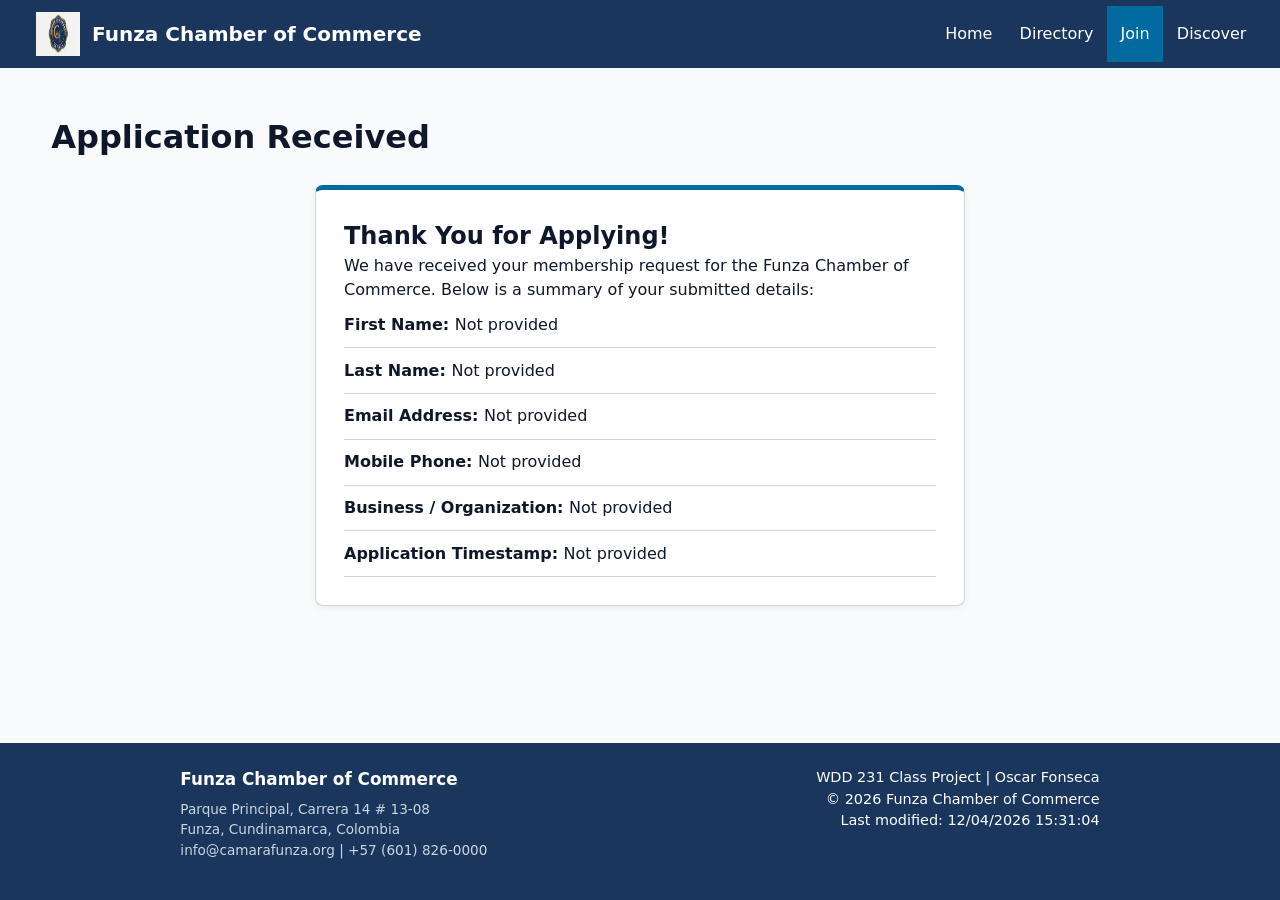
<file: chamber/thankyou.html>
<!DOCTYPE html>
<html lang="en">
<head>
    <meta charset="UTF-8">
    <meta name="viewport" content="width=device-width, initial-scale=1.0">
    <title>Funza Chamber of Commerce | Application Received</title>
    <meta name="description" content="Confirmation of your membership application to the Funza Chamber of Commerce.">
    <meta name="author" content="Oscar Fonseca">

    <!-- favicon -->
    <link rel="icon" href="images/favicon.ico" type="image/x-icon">

    <!-- open graph --> 
    <meta property="og:title" content="Application Received | Funza Chamber of Commerce">
    <meta property="og:description" content="Thank you for applying to join the Funza Chamber of Commerce.">
    <meta property="og:image" content="https://ofonsecam.github.io/wdd231/chamber/images/logo-chamber.webp">
    <meta property="og:url" content="https://ofonsecam.github.io/wdd231/chamber/thankyou.html">
    <meta property="og:type" content="website">

    <!-- Google Fonts -->
    <link rel="preconnect" href="https://fonts.googleapis.com">
    <link rel="preconnect" href="https://fonts.gstatic.com" crossorigin>
    <link href="https://fonts.googleapis.com/css2?family=Montserrat:wght@400;700&family=Open+Sans:wght@400;600&display=swap" rel="stylesheet">

    <!-- styles -->
    <link rel="stylesheet" href="styles/normalize.css">
    <link rel="stylesheet" href="styles/small.css">
    <link rel="stylesheet" href="styles/larger.css">
    
    <!-- script -->
    <script src="scripts/main.js" defer></script>
    <script src="scripts/thankyou.js" defer></script>

</head>
<body>
    <header>
        <div class="header-container">
            <div class="logo-box">
                <img src="images/logo-chamber.webp" alt="Funza Chamber of Commerce Crest and Logo" width="44" height="44">
                <span class="site-title">Funza Chamber of Commerce</span>
            </div>
            <button id="hamburger-btn" aria-label="Open navigation menu">☰</button>
        </div>
        <nav id="primary-nav">
            <ul>
                <li><a href="index.html">Home</a></li>
                <li><a href="directory.html">Directory</a></li>
                <li><a href="join.html" class="active">Join</a></li>
                <li><a href="discover.html">Discover</a></li>
            </ul>
        </nav>
    </header>

    <main>
        <h1>Application Received</h1>
        <section class="confirmation-card">
            <h2>Thank You for Applying!</h2>
            <p>We have received your membership request for the Funza Chamber of Commerce. Below is a summary of your submitted details:</p>
            <div id="application-summary"></div>
        </section>

    </main>

    <footer>
        <div class="footer-info">
            <h3>Funza Chamber of Commerce</h3>
            <p>Parque Principal, Carrera 14 # 13-08</p>
            <p>Funza, Cundinamarca, Colombia</p>
            <p>info@camarafunza.org | +57 (601) 826-0000</p>
        </div>
        <div class="footer-dev">
            <p>WDD 231 Class Project | Oscar Fonseca</p>
            <p>&copy; <span id="current-year"></span> Funza Chamber of Commerce</p>
            <p>Last modified: <span id="last-modified"></span></p>
        </div>
    </footer>
</body>
</html>
</file>
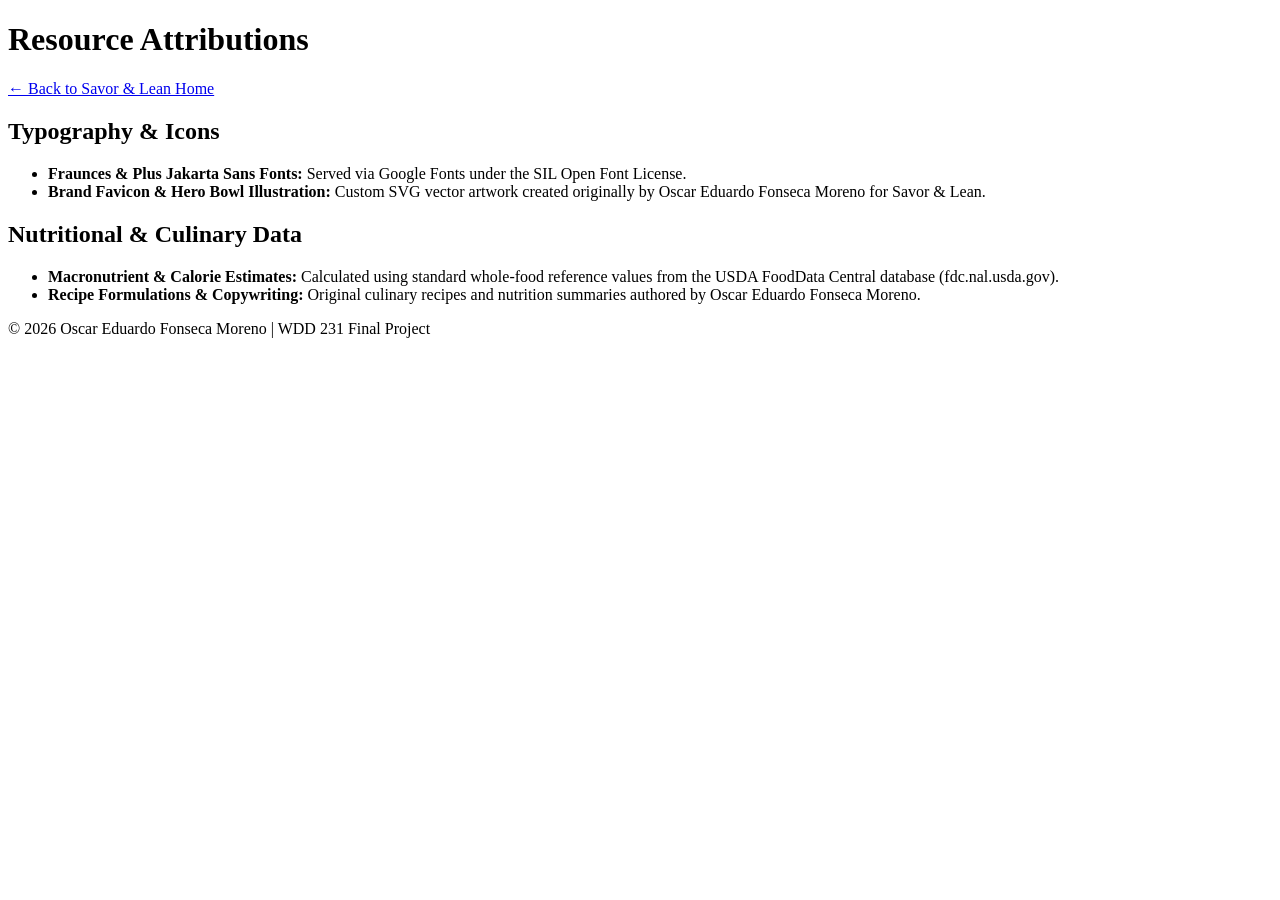
<file: final/attributions.html>
<!DOCTYPE html>
<html lang="en">
<head>
  <meta charset="UTF-8">
  <meta name="viewport" content="width=device-width, initial-scale=1.0">
  <title>Resource Attributions | Savor &amp; Lean</title>
  <meta name="description" content="Content, typography, and graphic asset attributions for the Savor &amp; Lean WDD 231 project.">
  <meta name="author" content="Oscar Eduardo Fonseca Moreno">
  <link rel="icon" href="images/favicon.svg" type="image/svg+xml">
</head>
<body>
  <header>
    <h1>Resource Attributions</h1>
    <p><a href="index.html">&larr; Back to Savor &amp; Lean Home</a></p>
  </header>

  <main>
    <section>
      <h2>Typography &amp; Icons</h2>
      <ul>
        <li><strong>Fraunces &amp; Plus Jakarta Sans Fonts:</strong> Served via Google Fonts under the SIL Open Font License.</li>
        <li><strong>Brand Favicon &amp; Hero Bowl Illustration:</strong> Custom SVG vector artwork created originally by Oscar Eduardo Fonseca Moreno for Savor &amp; Lean.</li>
      </ul>
    </section>

    <section>
      <h2>Nutritional &amp; Culinary Data</h2>
      <ul>
        <li><strong>Macronutrient &amp; Calorie Estimates:</strong> Calculated using standard whole-food reference values from the USDA FoodData Central database (fdc.nal.usda.gov).</li>
        <li><strong>Recipe Formulations &amp; Copywriting:</strong> Original culinary recipes and nutrition summaries authored by Oscar Eduardo Fonseca Moreno.</li>
      </ul>
    </section>
  </main>

  <footer>
    <p>&copy; 2026 Oscar Eduardo Fonseca Moreno | WDD 231 Final Project</p>
  </footer>
</body>
</html>
</file>
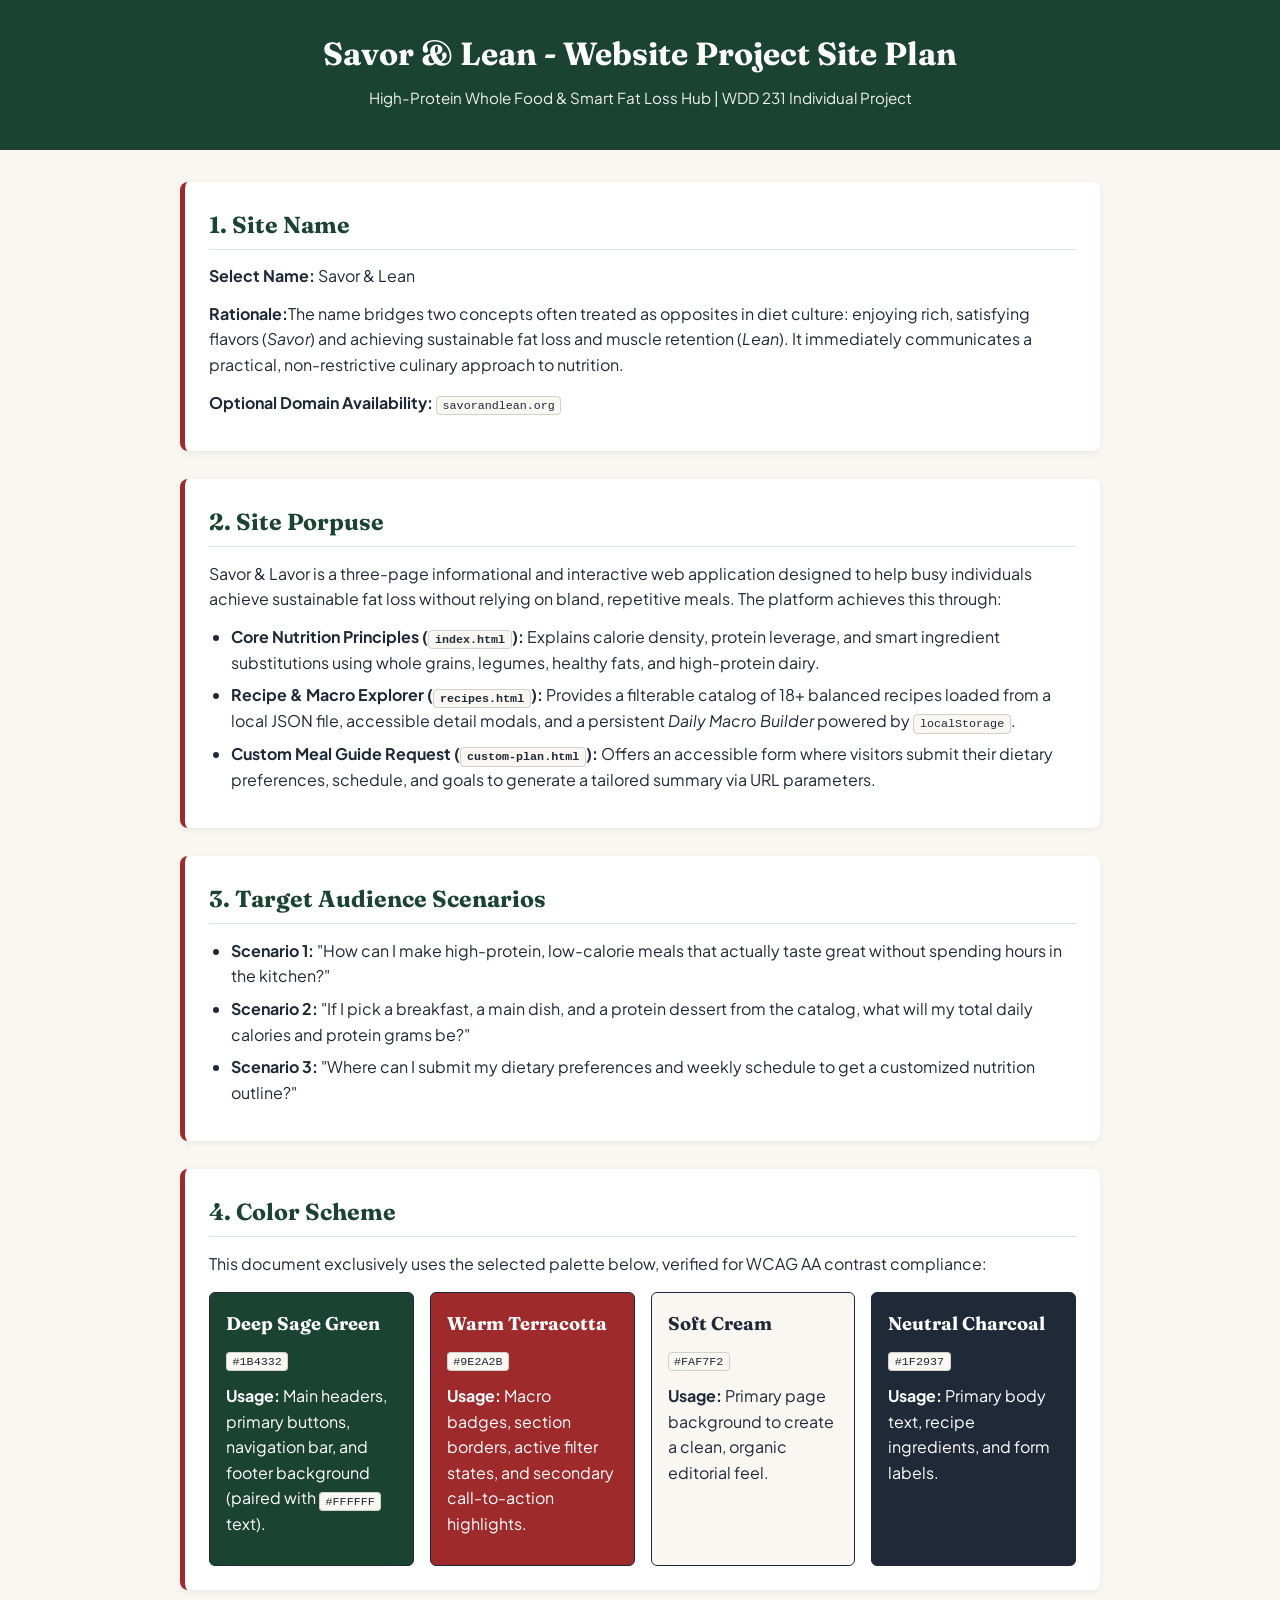
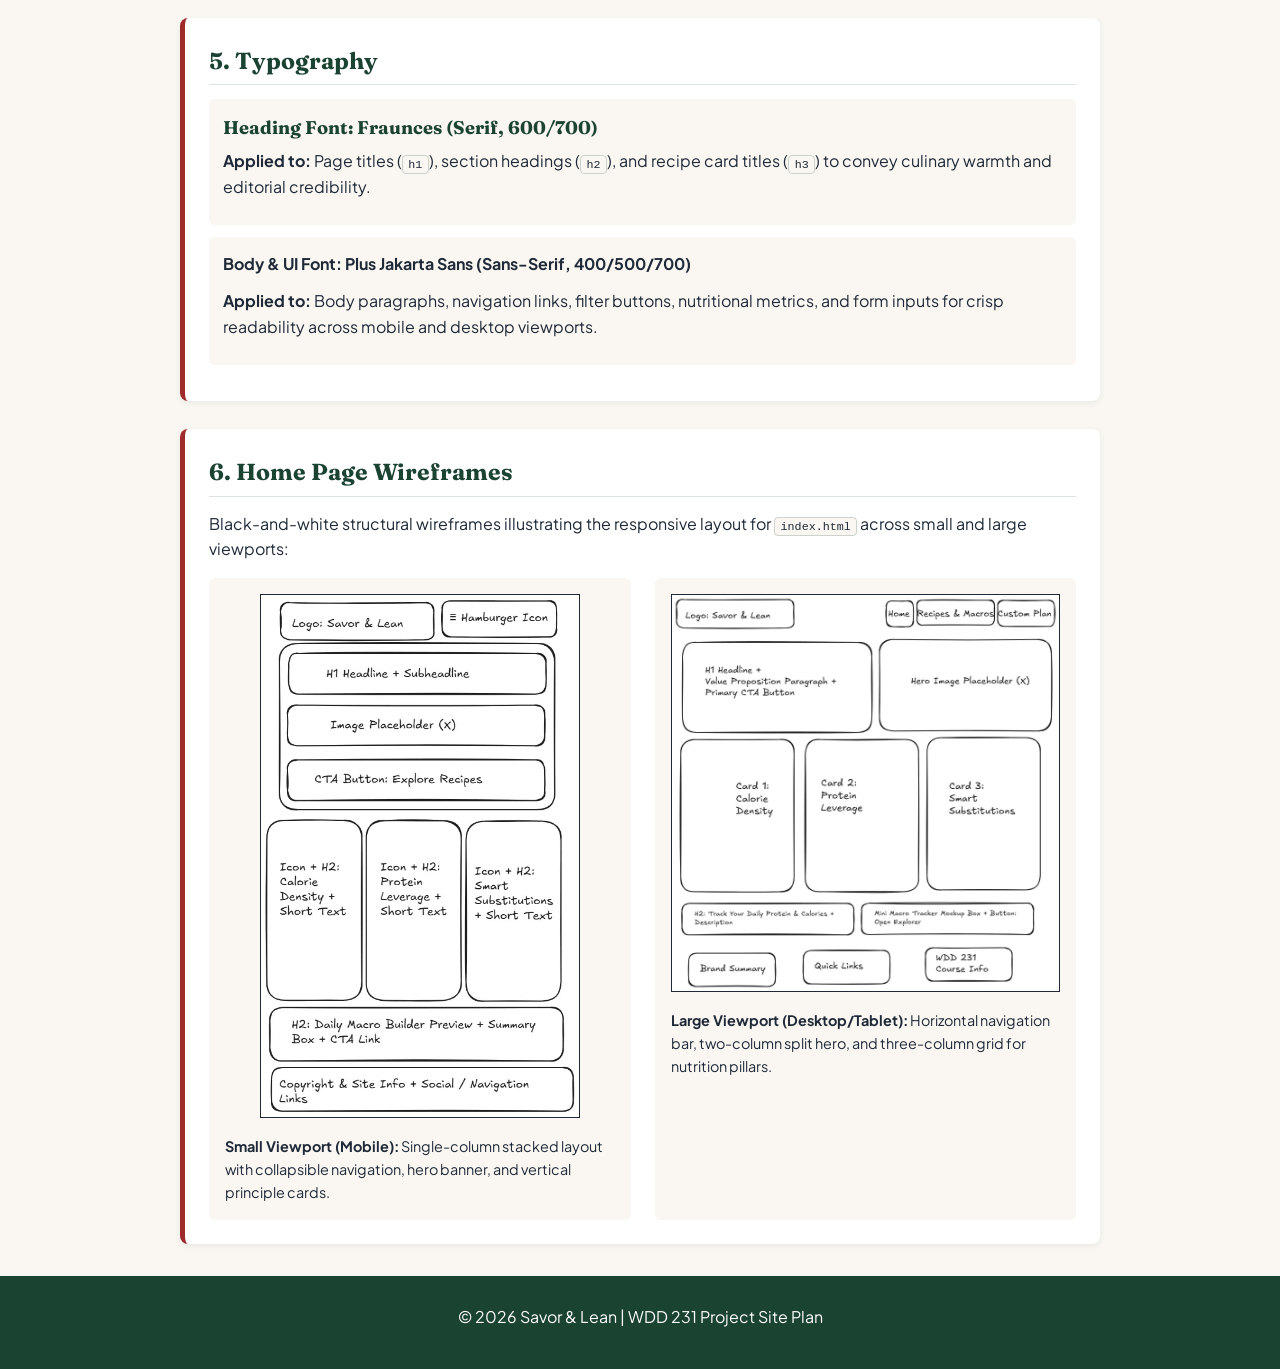
<file: project/siteplan.html>
<!DOCTYPE html>
<html lang="en">
<head>
    <meta charset="UTF-8">
    <meta name="viewport" content="width=device-width, initial-scale=1.0">
    <meta name="description" content="Project Site Plan for Savor & Lean: High-Protein Whole Food & Smart Fat Loss Hub - WDD 231">
    <meta name="author" content="Oscar Fonseca">
    <title>Site Plan | Savor &amp; Lean</title>
    <link rel="preconnect" href="https://fonts.googleapis.com">
    <link rel="preconnect" href="https://fonts.gstatic.com" crossorigin>
    <link href="https://fonts.googleapis.com/css2?family=Fraunces:opsz,wght@9..144,600;9..144,700&family=Plus+Jakarta+Sans:wght@400;500;700&display=swap" rel="stylesheet">
    <link rel="stylesheet" href="styles/siteplan.css">
</head>
<body>
    <header>
        <h1>Savor &amp; Lean - Website Project Site Plan</h1>
        <p class="subtitle">High-Protein Whole Food &amp; Smart Fat Loss Hub | WDD 231 Individual Project</p>
    </header>

    <main>
        <section id="site-name">
            <h2>1. Site Name</h2>
            <p><strong>Select Name:</strong> Savor &amp; Lean</p>
            <p><strong>Rationale:</strong>The name bridges two concepts often treated as opposites in diet culture: enjoying rich, satisfying flavors (<em>Savor</em>) and achieving sustainable fat loss and muscle retention (<em>Lean</em>). It immediately communicates a practical, non-restrictive culinary approach to nutrition.</p>
            <p><strong>Optional Domain Availability:</strong> <code>savorandlean.org</code></p>
        </section>

        <section id="site-purpuse">
            <h2>2. Site Porpuse</h2>
            <p>Savor &amp; Lavor is a three-page informational and interactive web application designed to help busy individuals achieve sustainable fat loss without relying on bland, repetitive meals. The platform achieves this through:</p>
            <ul>
                <li><strong>Core Nutrition Principles (<code>index.html</code>):</strong> Explains calorie density, protein leverage, and smart ingredient substitutions using whole grains, legumes, healthy fats, and high-protein dairy.</li>
                <li><strong>Recipe &amp; Macro Explorer (<code>recipes.html</code>):</strong> Provides a filterable catalog of 18+ balanced recipes loaded from a local JSON file, accessible detail modals, and a persistent <em>Daily Macro Builder</em> powered by <code>localStorage</code>.</li>
                <li><strong>Custom Meal Guide Request (<code>custom-plan.html</code>):</strong> Offers an accessible form where visitors submit their dietary preferences, schedule, and goals to generate a tailored summary via URL parameters.</li>
            </ul>
        </section>

        <section id="scenarios">
            <h2>3. Target Audience Scenarios</h2>
            <ul>
                <li><strong>Scenario 1:</strong> "How can I make high-protein, low-calorie meals that actually taste great without spending hours in the kitchen?"</li>
                <li><strong>Scenario 2:</strong> "If I pick a breakfast, a main dish, and a protein dessert from the catalog, what will my total daily calories and protein grams be?"</li>
                <li><strong>Scenario 3:</strong> "Where can I submit my dietary preferences and weekly schedule to get a customized nutrition outline?"</li>
            </ul>
        </section>

        <section id="color-scheme">
        <h2>4. Color Scheme</h2>
        <p>This document exclusively uses the selected palette below, verified for WCAG AA contrast compliance:</p>
        <div class="color-grid">
            <article class="color-card primary-swatch">
                <h3>Deep Sage Green</h3>
                <p><code>#1B4332</code></p>
                <p><strong>Usage:</strong> Main headers, primary buttons, navigation bar, and footer background (paired with <code>#FFFFFF</code> text).</p>
            </article>
            <article class="color-card accent-swatch">
                <h3>Warm Terracotta</h3>
                <p><code>#9E2A2B</code></p>
                <p><strong>Usage:</strong> Macro badges, section borders, active filter states, and secondary call-to-action highlights.</p>
            </article>
            <article class="color-card bg-swatch">
                <h3>Soft Cream</h3>
                <p><code>#FAF7F2</code></p>
                <p><strong>Usage:</strong> Primary page background to create a clean, organic editorial feel.</p>
            </article>
            <article class="color-card text-swatch">
                <h3>Neutral Charcoal</h3>
                <p><code>#1F2937</code></p>
                <p><strong>Usage:</strong> Primary body text, recipe ingredients, and form labels.</p>
            </article>
        </div>
        </section>

        <section id="typography">
        <h2>5. Typography</h2>
            <div class="typo-sample">
                <h3 class="font-heading-demo">Heading Font: Fraunces (Serif, 600/700)</h3>
                <p><strong>Applied to:</strong> Page titles (<code>h1</code>), section headings (<code>h2</code>), and recipe card titles (<code>h3</code>) to convey culinary warmth and editorial credibility.</p>
            </div>
            <div class="typo-sample">
                <p class="font-body-demo"><strong>Body &amp; UI Font: Plus Jakarta Sans (Sans-Serif, 400/500/700)</strong></p>
                <p><strong>Applied to:</strong> Body paragraphs, navigation links, filter buttons, nutritional metrics, and form inputs for crisp readability across mobile and desktop viewports.</p>
            </div>
    </section>

    <section id="wireframes">
      <h2>6. Home Page Wireframes</h2>
      <p>Black-and-white structural wireframes illustrating the responsive layout for <code>index.html</code> across small and large viewports:</p>
      <div class="wireframe-grid">
        <figure>
          <img src="images/wireframe-mobile.webp" alt="Black and white mobile wireframe sketch of the Savor & Lean home page" width="320" height="560" loading="lazy">
          <figcaption><strong>Small Viewport (Mobile):</strong> Single-column stacked layout with collapsible navigation, hero banner, and vertical principle cards.</figcaption>
        </figure>
        <figure>
          <img src="images/wireframe-desktop.webp" alt="Black and white desktop wireframe sketch of the Savor & Lean home page" width="600" height="450" loading="lazy">
          <figcaption><strong>Large Viewport (Desktop/Tablet):</strong> Horizontal navigation bar, two-column split hero, and three-column grid for nutrition pillars.</figcaption>
        </figure>
      </div>
    </section>
    </main>

    <footer>
        <p>&copy; 2026 Savor &amp; Lean | WDD 231 Project Site Plan</p>
    </footer>
</body>
</html>
</file>
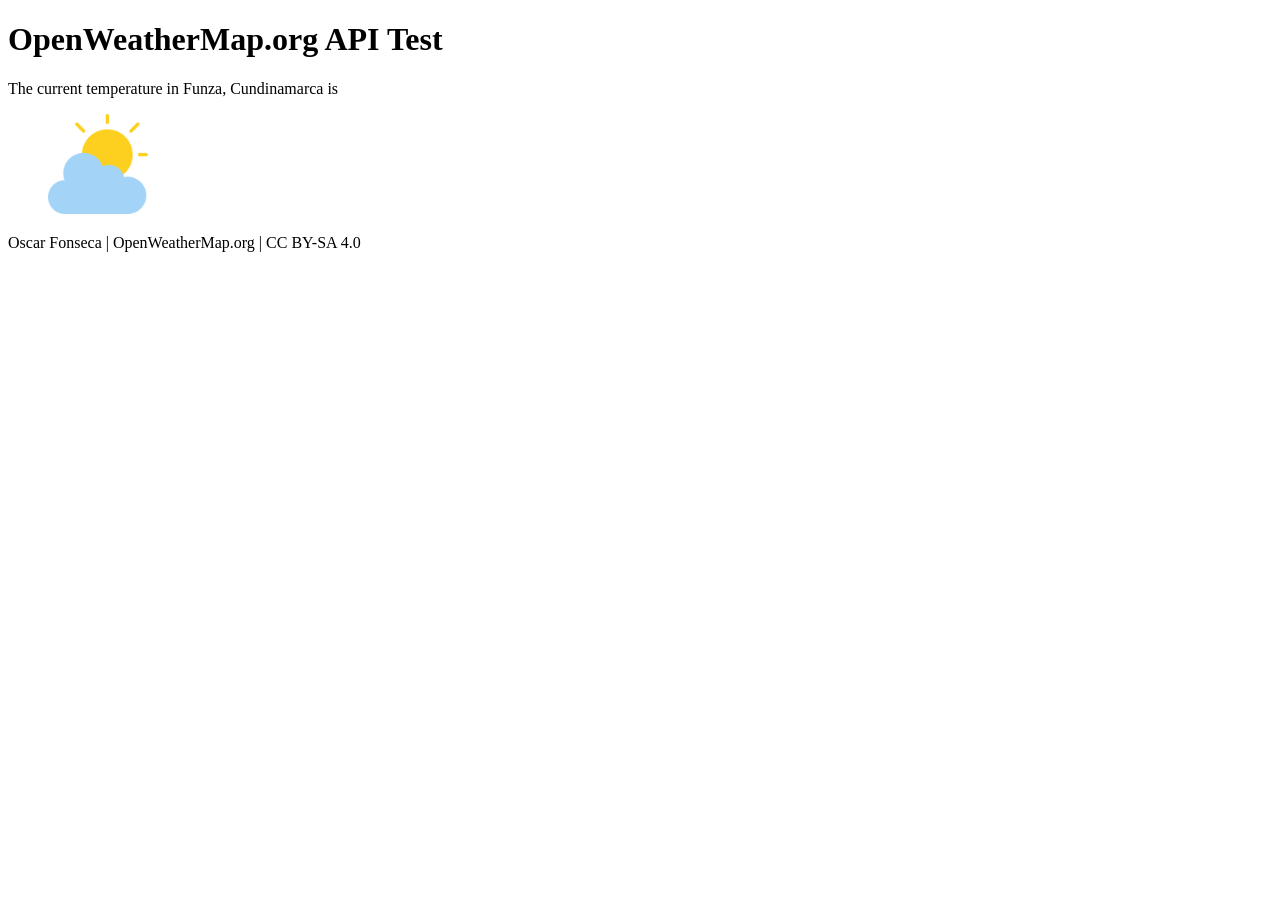
<file: week_3_api/clima.html>
<!DOCTYPE html>
<html lang="en">
<head>
    <meta charset="UTF-8">
    <meta name="viewport" content="width=device-width, initial-scale=1.0">
    <title>Practice</title>

    <script src="scripts/weather.js" defer></script>

</head>
<body>
    <header>
        <h1>OpenWeatherMap.org API Test</h1>
    </header>
    <main>
        <p>The current temperature in Funza, Cundinamarca is <span id="current-temp"></span></p>
            <figure>
                <img id="weather-icon" src="images/weather-icon.png" alt="" width="100" height="100">
                    <figcaption></figcaption>
            </figure>
    </main>
    <footer>
        Oscar Fonseca | OpenWeatherMap.org | CC BY-SA 4.0
    </footer>
</body>
</html>
</file>
<file: styles/small.css>
:root {
  --primary-color: #0b3c5d;
  --secondary-color: #205d86;
  --accent-color: #d9b310;
  --neutral-dark: #1d2731;
  --neutral-light: #f9f9f9;
  --completed-bg: #d4edda;
  --completed-border: #28a745;
  --font-base: 'Roboto', sans-serif;
}

/***************Body****************/

body {
    margin: 0;
    font-family: var(--font-base);
    color: var(--neutral-dark);
    background-color: var(--neutral-light);
    line-height: 1.6;
}

/***************Header****************/
header {
    display: grid;
    grid-template-columns: 24px 1fr 44px;
    padding: 10px;
    align-items: center;
    background-color: var(--primary-color);
    color: #ffffff;
}

header span {
    font-size: 1.25rem;
    font-weight: 700;
    margin-left: 0.75rem;
}

/***************for phone****************/

.hamburger {
    background: none;
    border: none;
    color: #ffffff;
    font-size: 1.5rem;
    cursor: pointer;
    min-width: 44px;
    min-height: 44px;
    display: flex;
    align-items: center;
    justify-content: center;
}

/***************Hamburguer ****************/
.hamburger::before {
  content: "\2630"; 
}

.hamburger.show::before {
  content: "\00D7"; 
}

/***************Navigation ****************/

.navigation {
    display: none;
    background-color: var(--secondary-color);
}

.navigation.show {
    display: block;
}

.navigation ul {
    list-style: none;
    margin: 0;
    padding: 0;
}

.navigation li a {
    display: block;
    padding: 0.85rem 1rem;
    color: #ffffff;
    text-decoration: none;
    min-height: 44px;
    transition: background-color 0.2s ease;
}

.navigation li a:hover {
  background-color: var(--primary-color);
}

.navigation li.current {
    background-color: var(--primary-color);
    border-left: 4px solid var(--accent-color);
    font-weight: bold;
}

/***************Main ****************/
main {
  padding: 1rem;
  max-width: 1200px;
  margin: 0 auto;
}

h1 {
    color: var(--primary-color);
    margin-top: 0;
}

.card {
    background: #ffffff;
    border-radius: 6px;
    padding: 1.25rem;
    margin-bottom: 1.25rem;
    box-shadow: 0 2px 4px rgba(0, 0, 0, 0.08);
}

/** Filter bottom **/
.filter-buttons {
  display: flex;
  gap: 0.5rem;
  margin-bottom: 1rem;
  flex-wrap: wrap;
}

.filter-btn {
  padding: 0.6rem 1.2rem;
  border: 1px solid var(--secondary-color);
  background-color: #ffffff;
  color: var(--secondary-color);
  border-radius: 4px;
  cursor: pointer;
  font-weight: bold;
  min-height: 44px;
}

.filter-btn.active, .filter-btn:hover {
  background-color: var(--secondary-color);
  color: #ffffff;
}

/** Courses **/
.course-grid {
  display: grid;
  grid-template-columns: 1fr;
  gap: 0.75rem;
}

.course-card {
  border: 1px solid #ccc;
  border-radius: 4px;
  padding: 1rem;
  text-align: center;
  font-weight: 500;
  background-color: #fdfdfd;
  width: 100%;
  font-family: inherit;
  font-size: 1rem;
  color: var(--neutral-dark);
  cursor: pointer;
}

/** Approbe courses **/
.course-card.completed {
  background-color: var(--completed-bg);
  border-color: var(--completed-border);
  position: relative;
}

.course-card.completed::after {
  content: " ✓";
  color: var(--completed-border);
  font-weight: bold;
}

dialog {
  border: 1px solid rgb(0 0 0 / 15%);
  border-radius: 6px;
  padding: 1.5rem;
  background-color: #ffffff;
  color: var(--neutral-dark);
  box-shadow: 0 4px 20px rgb(0 0 0 / 30%);
  width: 90%;
  max-width: 600px;
}

dialog::backdrop {
  background-color: rgb(0 0 0 / 50%);
}

dialog h2 {
  color: var(--primary-color);
  margin-top: 0;
  padding-right: 2.5rem;
}

dialog h3 {
  color: var(--secondary-color);
  margin-top: 0.25rem;
}

dialog button#closeModal {
  position: absolute;
  top: 1rem;
  right: 1rem;
  padding: 0.4rem 0.75rem;
  background-color: var(--neutral-light);
  border: 1px solid #ccc;
  border-radius: 4px;
  cursor: pointer;
  min-width: 44px;
  min-height: 44px;
}

dialog button#closeModal:hover {
  background-color: #e2e6ea;
}

/***** Animations & Transitions (W04) ****/
.loaders-container{
  display: flex;
  justify-content: space-around;
  align-items: center;
  flex-wrap: wrap;
  text-align: center;
  padding: 1rem 0;
}

.loader {
  position: relative;
  margin: 1rem auto;
  width: 50px;
  height: 50px;
  border: 5 px solid transparent;
  border-color: var(--primary-color) transparent var(--primary-color) transparent;
  border-radius: 50%;
  animation: spin 1.5s linear infinite;
  box-shadow: 0 0 1rem rgb(11 60 93 / 35%);
}

.loader::after {
  content: '⚙️';
  position: absolute;
  top: 50%;
  left: 50%;
  transform: translate(-50%, -50%);
  animation: pulse 1.5s ease-in-out infinite;
}

@keyframes spin {
  100% {
    transform: rotate(360deg);
  }
}

@keyframes pulse {
  0%, 100% {
    transform: translate(-50%, -50%) scale(1);
  }
  50% {
    transform: translate(-50%, -50%) scale(1.25);
  }
}

.loader-t {
  position: relative;
  margin: 1rem auto;
  width: 50px;
  height: 50px;
  border: 5px solid transparent;
  border-color: var(--secondary-color) transparent var(--secondary-color) transparent;
  border-radius: 50%;
  box-shadow: 0 0 1rem rgb(32 93 134 / 35%);
  transition: transform 1.5s linear;
  cursor: pointer;
}

.loader-t::after {
  content: '⚙️';
  position: absolute;
  top: 50%;
  left: 50%;
  font-size: 2rem;
  transform: translate(-50%, -50%) scale(0);
  transition: transform 1.5s ease-in-out;
}
.loader-t:hover {
  transform: rotate(360deg);
}

.loader-t:hover::after {
  transform: translate(-50%, -50%) scale(1.5);
}

@media (prefers-reduced-motion: reduce) {
  .loader,
  .loader::after,
  .loader-t,
  .loader-t::after {
    animation: none;
    transition: none;
  }
}

/***************Footer ****************/

footer {
    text-align: center;
    padding: 1.5rem 1rem;
    background-color: var(--primary-color);
    color: #ffffff;
}

.social-icons {
    display: flex;
    justify-content: center;
    align-items: center;
    column-gap: 1rem;
    margin-bottom: 1rem;
}

.social-icons a {
    display:  flex;
    align-items:  center;
    justify-content: center;
    min-width: 44px;
    min-height: 44px;
}
</file>
<file: styles/larger.css>
@media screen and (min-width: 768px){
    #nav-button {
        display: none;
    }
    
    /* Header */
    header {
        grid-template-columns: 24px auto 1fr;
    }

    /* NAVIGATION */
    .navigation {
        display: block;
        background-color: var(--primary-color)
    }

    .navigation ul {
        display: flex;
        justify-content: flex-end;
        max-width: 1200px;
        margin: 0 auto;
    }

    .navigation li.current {
        border-left: none;
        border-bottom: 4px solid var(--accent-color);
    }

    main {
        display: grid;
        grid-template-columns: 2fr 1fr;
        gap: 1.5rem;
    }

    main h1 {
        grid-column: 1 / -1;
    }

    .certificate-section {
        grid-column: 1 / -1;
    }

    .course-grid {
        grid-template-columns: repeat(auto-fit, minmax(200px, 1fr));
    }
}
</file>
<file: chamber/styles/small.css>
:root {
    --primary-color: #1b365d;
    --secondary-color: #016a9f;
    --accent-gold: #b45309;
    --accent-silver: #475569;
    --bg-color: #f8fafc;
    --card-bg: #ffffff;
    --text-color: #0f172a;
    --text-muted: #475569;
    --border-color: #cbd5e1;
}

* {
  box-sizing: border-box;
  margin: 0;
  padding: 0;
}

body {
    font-family: system-ui, -apple-system, BlinkMacSystemFont, 'Segoe UI', Roboto, Oxygen, Ubuntu, Cantarell, 'Open Sans', 'Helvetica Neue', sans-serif;
    background-color: var(--bg-color);
    color: var(--text-color);
    line-height: 1.5;
    display: flex;
    flex-direction: column;
    min-height: 100vh;
}

/* Header and Nav*/
header {
    background-color: var(--primary-color);
    color: #ffffff;
}

.header-container {
    display: flex;
    align-items: center;
    justify-content: space-between;
    gap: 0.8rem 1.2rem;
    padding: 0.75rem 1rem;
}

.logo-box {
    display: flex;
    align-items: center;
    gap: 0.75rem;
}

.site-title {
    font-size: 1.25rem;
    font-weight: 700;
}

#hamburger-btn {
    background: transparent;
    border: 1px solid rgba(225, 255, 255, 0.4);
    color: #ffffff;
    font-size: 1.5rem;
    padding: 0.25rem 0.6rem;
    border-radius: 4px;
    cursor: pointer;
    min-width: 44px;
    min-height: 44px;
}

nav ul {
  list-style: none;
  display: none;
  flex-direction: column;
  background-color: #132742;
}

nav.open ul {
  display: flex;
}

nav a {
  display: block;
  color: #ffffff;
  text-decoration: none;
  padding: 0.85rem 1.5rem;
  border-top: 1px solid rgba(255, 255, 255, 0.1);
  transition: background-color 0.2s;
}

nav a:hover,
nav a.active {
  background-color: var(--secondary-color);
}

/* Main Content */
main {
  flex: 1;
  width: 92%;
  max-width: 1200px;
  margin: 1.5rem auto;
}

/* Hero y Call to Action */
.hero {
  position: relative;
  margin-bottom: 1.5rem;
  border-radius: 8px;
  overflow: hidden;
}

.hero img {
  width: 100%;
  min-height: 260px;
  object-fit: cover;
  display: block;
}

.cta-box {
  position: absolute;
  bottom: 1rem;
  left: 1rem;
  right: 1rem;
  background-color: rgba(15, 23, 42, 0.85);
  color: #ffffff;
  padding: 1rem;
  border-radius: 6px;
}

.cta-box h1 {
  font-size: 1.25rem;
  margin-bottom: 0.35rem;
}

.cta-box p {
  font-size: 0.9rem;
  margin-bottom: 0.75rem;
}

.cta-button {
  display: inline-block;
  background-color: var(--secondary-color);
  color: #ffffff;
  text-decoration: none;
  font-weight: 600;
  padding: 0.5rem 1rem;
  border-radius: 4px;
}

.cta-button:hover {
  background-color: var(--primary-color);
}

.events {
  background-color: var(--card-bg);
  border: 1px solid var(--border-color);
  border-radius: 8px;
  padding: 1.25rem;
  margin-bottom: 1.5rem;
}

.events h2 {
  color: var(--primary-color);
  margin-bottom: 0.75rem;
}

.directory-header {
  text-align: center;
  margin-bottom: 1.5rem;
}

.directory-header h1 {
  font-size: 1.6rem;
  color: var(--primary-color);
  margin-bottom: 1rem;
}

.view-controls {
  display: flex;
  justify-content: center;
  gap: 0.5rem;
}

.view-controls button {
  background-color: #ffffff;
  color: var(--primary-color);
  border: 2px solid var(--primary-color);
  padding: 0.5rem 1.2rem;
  border-radius: 6px;
  font-weight: 600;
  cursor: pointer;
  transition: all 0.2s;
}

.view-controls button.active {
  background-color: var(--primary-color);
  color: #ffffff;
}

/* Cards */
#members-container.grid {
  display: grid;
  grid-template-columns: 1fr;
  gap: 1.5rem;
}

#members-container.grid section {
  background-color: var(--card-bg);
  border: 1px solid var(--border-color);
  border-radius: 8px;
  padding: 1.25rem;
  text-align: center;
  box-shadow: 0 2px 4px rgba(0, 0, 0, 0.05);
  display: flex;
  flex-direction: column;
  align-items: center;
}

#members-container.grid section img {
  width: 100%;
  max-width: 220px;
  height: 130px;
  object-fit: cover;
  border-radius: 6px;
  margin: 0.8rem 0;
  background-color: #e2e8f0;
}

#members-container.grid section h2 {
  font-size: 1.15rem;
  color: var(--primary-color);
}

#members-container.grid section p {
  font-size: 0.9rem;
  color: var(--text-muted);
  margin-bottom: 0.35rem;
}

#members-container.grid section a {
  color: var(--secondary-color);
  word-break: break-all;
  font-weight: 500;
}

.badge {
  display: inline-block;
  padding: 0.2rem 0.6rem;
  border-radius: 12px;
  font-size: 0.75rem;
  font-weight: 700;
  text-transform: uppercase;
  margin-top: 0.5rem;
}

.badge-gold { background-color: #fef3c7; color: var(--accent-gold); }
.badge-silver { background-color: #e2e8f0; color: var(--accent-silver); }
.badge-member { background-color: #e0f2fe; color: var(--secondary-color); }

/* List */
#members-container.list {
  display: flex;
  flex-direction: column;
  gap: 0.5rem;
}

#members-container.list section {
  background-color: var(--card-bg);
  border: 1px solid var(--border-color);
  padding: 0.8rem 1rem;
  display: flex;
  flex-direction: column;
  border-radius: 4px;
}

#members-container.list section img {
  display: none; 
}

#members-container.list section h2 {
  font-size: 1.05rem;
  color: var(--primary-color);
}

#members-container.list section p {
  font-size: 0.85rem;
  color: var(--text-muted);
}

/* Footer */
footer {
  background-color: var(--primary-color);
  color: #ffffff;
  padding: 1.5rem 1rem;
  text-align: center;
  font-size: 0.9rem;
  margin-top: auto;
}

.footer-info, .footer-dev {
  margin-bottom: 1rem;
}

.footer-info h3 {
  margin-bottom: 0.4rem;
}

.footer-info p {
  color: #cbd5e1;
  font-size: 0.85rem;
}

.weather-card {
  background-color: var(--card-bg, #ffffff);
  border: 1px solid var(--border-color, #cbd5e1);
  border-radius: 8px;
  padding: 1.25rem;
  text-align: center;
}

.current-weather {
  display: flex;
  align-items: center;
  justify-content: center;
  gap: 1.5rem;
}

.temp-display {
  font-size: 2.2rem;
  font-weight: 700;
  color: var(--primary-color, #1b365d);
}

.forecast-container {
  display: grid;
  grid-template-columns: repeat(3, 1fr);
  gap: 0.75rem;
  margin-top: 1rem;
}

.forecast-day {
  background-color: var(--bg-color, #f8fafc);
  border: 1px solid var(--border-color, #cbd5e1);
  border-radius: 6px;
  padding: 0.5rem;
  display: flex;
  flex-direction: column;
  align-items: center;
}

.day-name {
  font-weight: 600;
  font-size: 0.85rem;
}

.day-temp {
  font-weight: 700;
  color: var(--secondary-color, #016a9f);
}

.spotlights-section {
  margin-top: 2rem;
}

.spotlights-section h2 {
  text-align: center;
  color: var(--primary-color);
  margin-bottom: 1.25rem;
}

.spotlights-grid {
  display: grid;
  grid-template-columns: 1fr;
  gap: 1.25rem;
}

.spotlight-card {
  background-color: var(--card-bg);
  border: 1px solid var(--border-color);
  border-top: 4px solid var(--primary-color);
  border-radius: 8px;
  padding: 1.25rem;
  text-align: center;
  display: flex;
  flex-direction: column;
  align-items: center;
  gap: 0.5rem;
  box-shadow: 0 2px 6px rgba(0, 0, 0, 0.06);
}

.spotlight-card h3 {
  color: var(--primary-color);
  font-size: 1.15rem;
}

.spotlight-card img {
  width: 160px;
  height: 95px;
  object-fit: cover;
  border-radius: 6px;
  margin: 0.5rem 0;
  background-color: #e2e8f0;
}

.spotlight-card p {
  font-size: 0.9rem;
  color: var(--text-muted);
}

.spotlight-card a {
  margin-top: auto;
  padding-top: 0.5rem;
  color: var(--secondary-color);
  font-weight: 600;
  text-decoration: none;
}

.spotlight-card a:hover {
  text-decoration: underline;
}

/* ================= JOIN PAGE ================= */
.join-layout {
  display: grid;
  grid-template-columns: 1fr;
  gap: 2rem;
  margin: 1.5rem 0;
}

.join-form {
  background-color: var(--card-bg);
  display: flex;
  flex-direction: column;
  gap: 1.1rem;
  padding: 1.5rem;
  border-radius: 8px;
  border: 1px solid var(--border-color);
  box-shadow: 0 2px 6px rgb(15 23 42 / 6%);
}

.join-form label {
  display: flex;
  flex-direction: column;
  gap: 0.35rem;
  font-weight: 600;
  color: var(--text-color);
  font-size: 0.95rem;
}

.join-form input[type="text"],
.join-form input[type="email"],
.join-form input[type="tel"],
.join-form select,
.join-form textarea {
  padding: 0.7rem 0.85rem;
  border: 1px solid var(--border-color);
  border-radius: 6px;
  font-family: inherit;
  font-size: 1rem;
  color: var(--text-color);
  background-color: var(--bg-color);
  min-height: 44px;
}

.join-form input:focus,
.join-form select:focus,
.join-form textarea:focus {
  outline: 2px solid var(--secondary-color);
  border-color: var(--secondary-color);
  background-color: #ffffff;
}

.submit-btn {
  background-color: var(--primary-color);
  color: #ffffff;
  font-weight: 700;
  font-size: 1rem;
  padding: 0.85rem 1.5rem;
  border: none;
  border-radius: 6px;
  cursor: pointer;
  min-height: 48px;
  margin-top: 0.5rem;
  transition: background-color 0.2s ease;
}

.submit-btn:hover {
    background-color: var(--secondary-color);
}

.membership-card {
  display: flex;
  flex-direction: column;
  gap: 1.25rem;
}

.membership-card h2 {
  color: var(--primary-color);
  margin: 0;
}

@keyframes cardEntrance {
  from {
    opacity: 0;
    transform: translateY(18px);
  }
  to {
    opacity: 1;
    transform: translateY(0);
  }
}

.tier-card {
  background-color: var(--card-bg);
  border: 1px solid var(--border-color);
  border-left: 6px solid var(--primary-color);
  border-radius: 8px;
  padding: 1.25rem;
  box-shadow: 0 2px 6px rgb(15 23 42 / 6%);
  opacity: 0;
  animation: cardEntrance 0.6s ease-out forwards;
}

.card-np{ border-left-color: var(--secondary-color); animation-delay: 0.1s; }
.card-bronze { border-left-color: #92400e; animation-delay: 0.25s; }
.card-silver { border-left-color: var(--accent-silver); animation-delay: 0.4s; }
.card-gold { border-left-color: var(--accent-gold); animation-delay: 0.55s; }

.tier-card h3 {
  margin-top: 0;
  color: var(--primary-color);
}

.open-modal-btn {
  background-color: var(--secondary-color);
  color: #ffffff;
  border: none;
  border-radius: 6px;
  padding: 0.6rem 1.1rem;
  font-weight: 600;
  cursor: pointer;
  min-height: 44px;
  margin-top: 0.5rem;
}

.open-modal-btn:hover {
  background-color: var(--primary-color);
}

.tier-modal {
  margin: auto;
  border: 1px solid var(--border-color);
  border-radius: 8px;
  padding: 1.75rem;
  background-color: var(--card-bg);
  color: var(--text-color);
  box-shadow: 0 10px 25px rgb(15 23 42 / 25%);
  width: 90%;
  max-width: 500px;
}

.tier-modal::backdrop {
  background-color: rgb(15 23 42 / 60%);
}

.tier-modal h3 {
  color: var(--primary-color);
  margin-top: 0;
  padding-right: 2.5rem;
}

.tier-modal ul {
  padding-left: 1.25rem;
  line-height: 1.6;
}

.close-modal {
  position: absolute;
  top: 1rem;
  right: 1rem;
  background-color: var(--bg-color);
  border: 1px solid var(--border-color);
  border-radius: 6px;
  cursor: pointer;
  min-width: 44px;
  min-height: 44px;
}

@media (prefers-reduced-motion: reduce) {
  .tier-card {
    animation: none;
    opacity: 1;
  }
}

.confirmation-card {
  background-color: var(--card-bg);
  border: 1px solid var(--border-color);
  border-top: 5px solid var(--secondary-color);
  border-radius: 8px;
  padding: 1.75rem;
  margin: 1.5rem auto;
  max-width: 650px;
  box-shadow: 0 2px 6px rgb(15 23 42 / 6%);
}

#application-summary p {
  padding: 0.65rem 0;
  border-bottom: 1px solid var(--border-color);
  margin: 0;
}
</file>
<file: chamber/styles/larger.css>
@media only screen and (min-width: 48rem) { /* 768px */

  #hamburger-btn {
    display: none;
  }

  nav ul {
    display: flex;
    flex-direction: row;
    background-color: transparent;
    justify-content: flex-end;
  }

  nav a {
    border-top: none;
    padding: 1rem 0.85rem;
  }

  .site-title { 
    white-space: nowrap; 
  }

  header {
  display: flex;
  align-items: center;
  justify-content: space-between;
  padding: 0 1.25rem;
  }

  /* Cuadrícula */
  #members-container.grid {
    grid-template-columns: repeat(auto-fit, minmax(280px, 1fr));
  }

  /* List */
  #members-container.list section {
    flex-direction: row;
    justify-content: space-between;
    align-items: center;
  }

  #members-container.list section h2 {
    flex: 2;
    text-align: left;
  }

  #members-container.list section p {
    flex: 2;
    text-align: left;
    margin: 0 0.5rem;
  }

  #members-container.list section a {
    flex: 2;
    text-align: right;
  }

  footer {
    display: flex;
    justify-content: space-around;
    text-align: left;
  }

  .footer-dev {
    text-align: right;
  }

  .spotlights-grid {
    grid-template-columns: repeat(3, 1fr);
  }
  
  .cta-box {
    max-width: 460px;
    bottom: 2rem;
    left: 2rem;
    right: auto;
    padding: 1.5rem;
  }

  .cta-box h1 {
    font-size: 1.65rem;
  }

  /* ================= JOIN PAGE (DESKTOP) ================= */
  .join-layout {
    grid-template-columns: 1.2fr 1fr;
    align-items: start;
  }
}
</file>
<file: final/styles/base.css>
:root {
  --primary-color: #1B4332;
  --primary-dark: #122E22;
  --accent-color: #9E2A2B;
  --accent-dark: #7A1F20;
  --bg-color: #FAF7F2;
  --surface-color: #FFFFFF;
  --surface-muted: #EFECE4;
  --text-color: #1F2937;
  --text-muted: #374151;
  --border-color: #D1D5DB;
  --font-heading: 'Fraunces', Georgia, serif;
  --font-body: 'Plus Jakarta Sans', system-ui, -apple-system, sans-serif;
  --max-width: 1120px;
  --radius: 10px;
}

*,
*::before,
*::after {
    box-sizing: border-box;
    margin: 0;
    padding: 0;
}

html {
    scroll-behavior: smooth;
}

body {
    background-color: var(--bg-color);
    color: var(--text-color);
    font-family: var(--font-body);
    line-height: 1.6;
    min-height: 100vh;
    display: flex;
    flex-direction: column;
}

img,
svg {
  max-width: 100%;
  height: auto;
  display: block;
}

a {
  color: var(--primary-color);
}

a:focus-visible,
button:focus-visible,
input:focus-visible,
select:focus-visible,
textarea:focus-visible {
  outline: 3px solid var(--accent-color);
  outline-offset: 2px;
}

/* Skip link for keyboard accessibility */
.skip-link {
  position: absolute;
  left: -9999px;
  top: 0.5rem;
  background-color: var(--accent-color);
  color: #FFFFFF;
  padding: 0.65rem 1rem;
  font-weight: 700;
  border-radius: 6px;
  z-index: 1000;
  text-decoration: none;
}

.skip-link:focus {
  left: 0.75rem;
}

/* Header & Responsive Navigation */
.site-header {
  background-color: var(--primary-color);
  color: #FFFFFF;
  border-bottom: 4px solid var(--accent-color);
}

.header-inner {
  max-width: var(--max-width);
  margin: 0 auto;
  padding: 0.9rem 1.25rem;
  display: flex;
  flex-wrap: wrap;
  align-items: center;
  justify-content: space-between;
  gap: 0.75rem;
}

.brand {
  display: flex;
  align-items: center;
  gap: 0.65rem;
  text-decoration: none;
  color: #FFFFFF;
}

.brand-title {
  font-family: var(--font-heading);
  font-size: 1.35rem;
  font-weight: 700;
  letter-spacing: -0.01em;
}

.hamburger {
  background-color: transparent;
  border: 2px solid #FFFFFF;
  color: #FFFFFF;
  border-radius: 6px;
  width: 44px;
  height: 44px;
  font-size: 1.4rem;
  cursor: pointer;
  display: flex;
  align-items: center;
  justify-content: center;
}

.hamburger::before {
  content: "\2630";
}

.hamburger.open::before {
  content: "\2715";
}

.navigation {
  width: 100%;
  display: none;
}

.navigation.open {
  display: block;
}

.navigation ul {
  list-style: none;
  display: flex;
  flex-direction: column;
  gap: 0.35rem;
  padding-top: 0.5rem;
}

.navigation a {
  display: block;
  color: #FFFFFF;
  text-decoration: none;
  font-weight: 600;
  padding: 0.65rem 0.9rem;
  border-radius: 6px;
  transition: background-color 0.2s ease;
}

.navigation a:hover {
  background-color: var(--primary-dark);
}

.navigation li.current a {
  background-color: var(--accent-color);
  color: #FFFFFF;
}

/* Main Content Container */
main {
  flex: 1;
  width: 100%;
  max-width: var(--max-width);
  margin: 0 auto;
  padding: 1.75rem 1.25rem 2.75rem;
}

h1,
h2,
h3 {
  font-family: var(--font-heading);
  color: var(--primary-color);
  line-height: 1.25;
}

h1 {
  font-size: clamp(1.85rem, 3.5vw, 2.55rem);
}

h2 {
  font-size: clamp(1.4rem, 2.5vw, 1.85rem);
}

/* Shared Buttons */
.btn {
  display: inline-block;
  padding: 0.75rem 1.35rem;
  border-radius: 8px;
  font-family: var(--font-body);
  font-size: 0.95rem;
  font-weight: 700;
  text-decoration: none;
  cursor: pointer;
  border: 2px solid transparent;
  text-align: center;
  transition: background-color 0.2s ease, transform 0.1s ease;
}

.btn-primary {
  background-color: var(--primary-color);
  color: #FFFFFF;
}

.btn-primary:hover {
  background-color: var(--primary-dark);
}

.btn-accent {
  background-color: var(--accent-color);
  color: #FFFFFF;
}

.btn-accent:hover {
  background-color: var(--accent-dark);
}

.btn-outline {
  background-color: var(--surface-color);
  color: var(--primary-color);
  border-color: var(--primary-color);
}

.btn-outline:hover {
  background-color: var(--surface-muted);
}

/* Footer */
.site-footer {
  background-color: var(--primary-color);
  color: #FFFFFF;
  border-top: 4px solid var(--accent-color);
  padding: 2rem 1.25rem;
  margin-top: auto;
}

.footer-inner {
  max-width: var(--max-width);
  margin: 0 auto;
  display: grid;
  gap: 1.25rem;
  text-align: center;
}

.footer-links {
  display: flex;
  flex-wrap: wrap;
  justify-content: center;
  gap: 1rem 1.5rem;
}

.footer-links a {
  color: #FFFFFF;
  font-weight: 600;
  text-underline-offset: 3px;
}

.footer-links a:hover {
  text-decoration-thickness: 2px;
}

.footer-meta {
  font-size: 0.9rem;
  color: #F3F4F6;
}

/* Desktop & Tablet Breakpoint */
@media (min-width: 768px) {
  .hamburger {
    display: none;
  }

  .navigation {
    display: block;
    width: auto;
  }

  .navigation ul {
    flex-direction: row;
    align-items: center;
    padding-top: 0;
    gap: 0.5rem;
  }

  .footer-inner {
    grid-template-columns: 1fr auto;
    align-items: center;
    text-align: left;
  }

  .footer-links {
    justify-content: flex-end;
  }
}
</file>
<file: final/styles/home.css>
/* Hero Split Layout */
.hero {
  background-color: var(--surface-color);
  border: 1px solid var(--border-color);
  border-radius: var(--radius);
  padding: 1.5rem;
  display: grid;
  gap: 1.75rem;
  align-items: center;
  margin-bottom: 2.5rem;
  box-shadow: 0 4px 14px rgba(27, 67, 50, 0.06);
}

.eyebrow {
  display: inline-block;
  background-color: var(--accent-color);
  color: #FFFFFF;
  font-size: 0.8rem;
  font-weight: 700;
  text-transform: uppercase;
  letter-spacing: 0.05em;
  padding: 0.25rem 0.65rem;
  border-radius: 999px;
  margin-bottom: 0.75rem;
}

.hero-copy p {
  color: var(--text-muted);
  margin: 1rem 0 1.4rem;
  font-size: 1.05rem;
}

.hero-actions {
  display: flex;
  flex-wrap: wrap;
  gap: 0.75rem;
}

.hero-visual img {
  border-radius: var(--radius);
  margin: 0 auto;
}

/* Core Principles Grid */
.section-block {
  margin-bottom: 2.75rem;
}

.section-header {
  margin-bottom: 1.35rem;
}

.section-header p {
  color: var(--text-muted);
  margin-top: 0.35rem;
}

.pillars-grid {
  display: grid;
  gap: 1.25rem;
}

.pillar-card {
  background-color: var(--surface-color);
  border: 1px solid var(--border-color);
  border-top: 5px solid var(--primary-color);
  border-radius: var(--radius);
  padding: 1.35rem;
  display: flex;
  flex-direction: column;
  gap: 0.65rem;
}

.pillar-tag {
  font-size: 0.82rem;
  font-weight: 700;
  color: var(--accent-color);
  text-transform: uppercase;
  letter-spacing: 0.04em;
}

/* Smart Swaps Comparison Layout */
.swaps-layout {
  display: grid;
  gap: 1.5rem;
  background-color: var(--surface-color);
  border: 1px solid var(--border-color);
  border-radius: var(--radius);
  padding: 1.5rem;
}

.table-wrapper {
  overflow-x: auto;
}

.swaps-table {
  width: 100%;
  border-collapse: collapse;
  text-align: left;
  font-size: 0.95rem;
}

.swaps-table th,
.swaps-table td {
  padding: 0.75rem 0.85rem;
  border-bottom: 1px solid var(--border-color);
}

.swaps-table thead th {
  background-color: var(--primary-color);
  color: #FFFFFF;
  font-weight: 700;
}

.swaps-table tbody tr:nth-child(even) {
  background-color: var(--bg-color);
}

.macro-gain {
  font-weight: 700;
  color: var(--primary-color);
}

.cta-banner {
  background-color: var(--surface-muted);
  border-left: 5px solid var(--accent-color);
  border-radius: 8px;
  padding: 1.25rem;
  display: flex;
  flex-direction: column;
  justify-content: center;
  gap: 0.85rem;
}

@media (min-width: 768px) {
  .hero {
    grid-template-columns: 1.15fr 0.85fr;
    padding: 2.25rem;
  }

  .pillars-grid {
    grid-template-columns: repeat(3, 1fr);
  }

  .swaps-layout {
    grid-template-columns: 1.5fr 1fr;
    align-items: center;
    padding: 2rem;
  }
}
</file>
<file: all_w4/startHere/styles/small.css>
*{box-sizing: border-box;}
html {
  -webkit-text-size-adjust: 100%; 
  -ms-text-size-adjust: 100%;
}

h1 {
  color: #3D405B;
}

form {
    margin: 1rem 2%;
  
    label {
      display: block;
      font-size: .8rem;
      color: purple;
      padding-top: .2rem;
    }
    h3 {
      font-size: .9rem;
      color: #E07A5F;
      margin: 1.5rem 0 .2rem 0;
      border-bottom: 1px solid #eee;
    }
  
    input[type=text],
    input[type=tel],
    input[type=date],
    input[type=email],
    select {
      display: block;
      margin: .1rem 0 1rem 0 ;
      padding: .3rem;
      border: 1px solid #999;
      border-radius: 4px;
      border-left-width: 5px;
      border-left-color:#555;
      font-size: 1rem;
      color: #3D405B;
      width: 250px;
    }
  
    input:required {border-left-color: #d70000;}
    input:focus {border-left-color: black; outline:none;}
    input:required:valid{border-left-color: green;}
  
    input[type=submit] {
      border: none;
      text-align: center;
      background-color: #3D405B;
      color: white;
      border-radius: 1rem;
      padding: .75rem 1.5rem;
      margin: 2rem 0;
      font-size: 1.2rem;
      -webkit-appearance: none;
      appearance: none;
    }
  }
  input:-webkit-autofill{
    -webkit-text-fill-color: #3D405B;
  }
  
  #results {
    background-color: #F4F1DE;
    padding: 0 1rem;
    border: 1px solid #E07A5F;
    border-radius: 6px;
  }
</file>
<file: all_w4/startHere/styles/large.css>
@media only screen and (min-width: 38rem) {


} /*end media query*/
</file>
<file: styles/prophets.css>
:root {
  --primary-color: #1e3a8a;
  --secondary-color: #f1f5f9;
  --card-bg: #ffffff;
  --text-color: #0f172a;
  --text-muted: #475569;
  --border-color: #cbd5e1;
}

* {
  box-sizing: border-box;
  margin: 0;
  padding: 0;
}

body {
  font-family: 'Segoe UI', Tahoma, Geneva, Verdana, sans-serif;
  background-color: var(--secondary-color);
  color: var(--text-color);
  line-height: 1.5;
  display: flex;
  flex-direction: column;
  min-height: 100vh;
}

header {
  background-color: var(--primary-color);
  color: #ffffff;
  text-align: center;
  padding: 1.5rem;
  box-shadow: 0 2px 8px rgba(0, 0, 0, 0.1);
}

header h1 {
  font-size: 2rem;
  letter-spacing: 0.5px;
}

main {
  flex: 1;
  max-width: 1280px;
  width: 92%;
  margin: 2rem auto;
}


#cards {
  display: grid;
  grid-template-columns: repeat(auto-fit, minmax(300px, 1fr));
  gap: 1.75rem;
}


section {
  background-color: var(--card-bg);
  border: 1px solid var(--border-color);
  border-radius: 8px;
  padding: 1.5rem;
  text-align: center;
  box-shadow: 0 4px 6px -1px rgba(0, 0, 0, 0.05);
  display: flex;
  flex-direction: column;
  align-items: center;
  transition: transform 0.2s ease, box-shadow 0.2s ease;
}

section:hover {
  transform: translateY(-4px);
  box-shadow: 0 10px 15px -3px rgba(0, 0, 0, 0.1);
}

section h2 {
  font-size: 1.25rem;
  color: var(--primary-color);
  margin-bottom: 0.5rem;
}

section p {
  font-size: 0.95rem;
  color: var(--text-muted);
  margin-bottom: 0.25rem;
}

section img {
  width: 100%;
  max-width: 250px;
  height: auto;
  border-radius: 4px;
  margin-top: 1rem;
  box-shadow: 0 2px 4px rgba(0, 0, 0, 0.1);
  background-color: #e2e8f0; 
}

footer {
  background-color: var(--primary-color);
  color: #ffffff;
  text-align: center;
  padding: 1.2rem;
  margin-top: auto;
  font-size: 0.95rem;
}
</file>
<file: chamber/styles/discover.css>
.visually-hidden {
  position: absolute;
  width: 1px;
  height: 1px;
  overflow: hidden;
  clip-path: inset(50%);
}

.discover-main {
  max-width: 1200px;
  margin: 0 auto;
  padding: 1.25rem;
}

.discover-main h1 {
  color: var(--primary-color, #1b365d);
  margin-bottom: 1rem;
}

.visit-banner {
  display: flex;
  justify-content: space-between;
  align-items: center;
  background-color: var(--primary-color, #1b365d);
  color: #ffffff;
  padding: 0.75rem 1rem;
  border-radius: 6px;
  margin-bottom: 1.25rem;
}

.visit-banner p {
  margin: 0;
  font-weight: 600;
}

.visit-banner button {
  background: transparent;
  border: none;
  color: #ffffff;
  font-size: 1.4rem;
  line-height: 1;
  cursor: pointer;
}

.demographics-panel {
  background-color: var(--card-bg, #ffffff);
  border: 1px solid var(--border-color, #cbd5e1);
  border-left: 4px solid var(--secondary-color, #016a9f);
  padding: 1.1rem 1.25rem;
  border-radius: 6px;
  margin-bottom: 1.5rem;
}

.demographics-panel h2 {
  color: var(--primary-color, #1b365d);
  margin-top: 0;
  margin-bottom: 0.5rem;
}

.stats-list {
  display: grid;
  grid-template-columns: repeat(auto-fit, minmax(220px, 1fr));
  gap: 0.5rem 1rem;
  margin-top: 0.75rem;
  margin-bottom: 0;
  padding-left: 1.2rem;
}

.discover-grid {
  display: grid;
  gap: 1.25rem;
  grid-template-areas:
    "card1"
    "card2"
    "card3"
    "card4"
    "card5"
    "card6"
    "card7"
    "card8";
}

.place-card:nth-child(1) { grid-area: card1; }
.place-card:nth-child(2) { grid-area: card2; }
.place-card:nth-child(3) { grid-area: card3; }
.place-card:nth-child(4) { grid-area: card4; }
.place-card:nth-child(5) { grid-area: card5; }
.place-card:nth-child(6) { grid-area: card6; }
.place-card:nth-child(7) { grid-area: card7; }
.place-card:nth-child(8) { grid-area: card8; }

.place-card {
  display: flex;
  flex-direction: column;
  justify-content: space-between;
  background-color: var(--card-bg, #ffffff);
  border: 1px solid var(--border-color, #cbd5e1);
  border-radius: 8px;
  padding: 1rem;
  box-shadow: 0 2px 5px rgba(15, 23, 42, 0.06);
}

.place-card h2 {
  font-size: 1.15rem;
  margin-top: 0;
  margin-bottom: 0.6rem;
  color: var(--primary-color, #1b365d);
}

.place-card figure {
  margin: 0 0 0.75rem 0;
  border-radius: 6px;
  overflow: hidden;
}

.place-card img {
  width: 100%;
  height: auto;
  aspect-ratio: 3 / 2;
  object-fit: cover;
  display: block;
}

.place-card address {
  font-style: normal;
  font-weight: 600;
  font-size: 0.88rem;
  color: var(--text-muted, #475569);
  margin-bottom: 0.5rem;
}

.place-card p {
  font-size: 0.92rem;
  line-height: 1.5;
  color: var(--text-color, #0f172a);
  margin-top: 0;
  margin-bottom: 1rem;
  flex-grow: 1;
}

.place-card button {
  align-self: flex-start;
  background-color: var(--primary-color, #1b365d);
  color: #ffffff;
  border: none;
  padding: 0.55rem 1rem;
  border-radius: 5px;
  font-weight: 600;
  cursor: pointer;
  transition: background-color 0.2s ease;
}

.place-card button:hover {
  background-color: var(--secondary-color, #016a9f);
}

.place-modal {
  margin: auto;
  position: fixed;
  inset: 0;
  border: none;
  border-radius: 8px;
  padding: 0;
  max-width: 500px;
  width: 90%;
  background-color: var(--card-bg, #ffffff);
  color: var(--text-color, #0f172a);
  box-shadow: 0 10px 25px rgba(15, 23, 42, 0.25);
}

.place-modal::backdrop {
  background-color: rgba(15, 23, 42, 0.6);
}

.modal-content {
  padding: 1.5rem;
  position: relative;
}

.modal-content h3 {
  margin-top: 0;
  padding-right: 1.5rem;
  color: var(--primary-color, #1b365d);
}

#modal-address {
  font-weight: 600;
  color: var(--secondary-color, #016a9f);
  font-size: 0.9rem;
}

#close-modal {
  position: absolute;
  top: 0.75rem;
  right: 1rem;
  background: none;
  border: none;
  font-size: 1.5rem;
  color: var(--text-color, #0f172a);
  cursor: pointer;
}

@media (min-width: 641px) {
  .discover-grid {
    grid-template-columns: repeat(2, 1fr);
    grid-template-areas:
      "card1 card1"
      "card2 card3"
      "card4 card4"
      "card5 card6"
      "card7 card8";
  }

  .place-card img {
    transition: transform 0.35s ease, filter 0.35s ease;
  }

  .place-card img:hover {
    transform: scale(1.06);
    filter: contrast(1.08) brightness(1.03);
  }
}

@media (min-width: 1025px) {
  .discover-grid {
    grid-template-columns: repeat(4, 1fr);
    grid-template-areas:
      "card1 card1 card2 card3"
      "card1 card1 card4 card5"
      "card6 card7 card8 card8";
  }
}
</file>
<file: project/styles/siteplan.css>
:root {
    --primary-color: #1B4332;
    --accent-color: #9E2A2B;
    --bg-color: #FAF7F2;
    --surface-color: #FFFFFF;
    --text-color: #1F2937;
    --font-heading: 'Fraunces', Georgia, serif;
    --font-body: 'Plus Jakarta Sans', system-ui, -apple-system, sans-serif;
}

* {
    box-sizing: border-box;
    margin: 0;
    padding: 0;
}

body {
    background-color: var(--bg-color);
    color: var(--text-color);
    font-family: var(--font-body);
    line-height: 1.6;
}

header, footer {
    background-color: var(--primary-color);
    color: var(--surface-color);
    padding: 1.75rem 1.25rem;
    text-align: center;
}

header h1 {
    font-family: var(--font-heading);
    font-size: 2rem;
    margin-bottom: 0.4rem;
}

.subtitle {
    font-size: 0.95rem;
    opacity: 0.92;
}

main {
    max-width: 960px;
    margin: 2rem auto;
    padding: 0 1.25rem;
    display: grid;
    gap: 1.75rem;
}

section {
    background-color: var(--surface-color);
    border-left: 5px solid var(--accent-color);
    border-radius: 8px;
    padding: 1.5rem;
    box-shadow: 0 2px 6px rgba(27, 67, 50, 0.08);
}

h2 {
    font-family: var(--font-heading);
    color: var(--primary-color);
    font-size: 1.45rem;
    margin-bottom: 0.85rem;
    border-bottom: 1px solid rgba(27, 67, 50, 0.15);
    padding-bottom: 0.35rem;
}

h3 {
  font-family: var(--font-heading);
  font-size: 1.15rem;
  margin-bottom: 0.4rem;
}

p, ul {
  margin-bottom: 0.75rem;
}

ul {
  padding-left: 1.4rem;
}

li {
  margin-bottom: 0.45rem;
}

code {
  background-color: var(--bg-color);
  border: 1px solid rgba(27, 67, 50, 0.2);
  padding: 0.1rem 0.35rem;
  border-radius: 4px;
  font-size: 0.9em;
}

.color-grid {
  display: grid;
  grid-template-columns: repeat(auto-fit, minmax(200px, 1fr));
  gap: 1rem;
  margin-top: 1rem;
}

.color-card {
  padding: 1rem;
  border-radius: 6px;
  border: 1px solid var(--text-color);
}

.primary-swatch {
  background-color: var(--primary-color);
  color: var(--surface-color);
}

.accent-swatch {
  background-color: var(--accent-color);
  color: var(--surface-color);
}

.bg-swatch {
  background-color: var(--bg-color);
  color: var(--text-color);
}

.text-swatch {
  background-color: var(--text-color);
  color: var(--surface-color);
}

.primary-swatch code,
.accent-swatch code,
.text-swatch code {
  color: var(--text-color);
}

.typo-sample {
  padding: 0.85rem;
  background-color: var(--bg-color);
  border-radius: 6px;
  margin-bottom: 0.75rem;
}

.font-heading-demo {
  font-family: var(--font-heading);
  color: var(--primary-color);
}

.wireframe-grid {
  display: grid;
  grid-template-columns: repeat(auto-fit, minmax(280px, 1fr));
  gap: 1.5rem;
  margin-top: 1rem;
}

figure {
  background-color: var(--bg-color);
  padding: 1rem;
  border-radius: 6px;
  text-align: center;
}

figure img {
  max-width: 100%;
  height: auto;
  border: 1px solid var(--text-color);
  margin-bottom: 0.65rem;
}

figcaption {
  font-size: 0.9rem;
  text-align: left;
}
</file>
